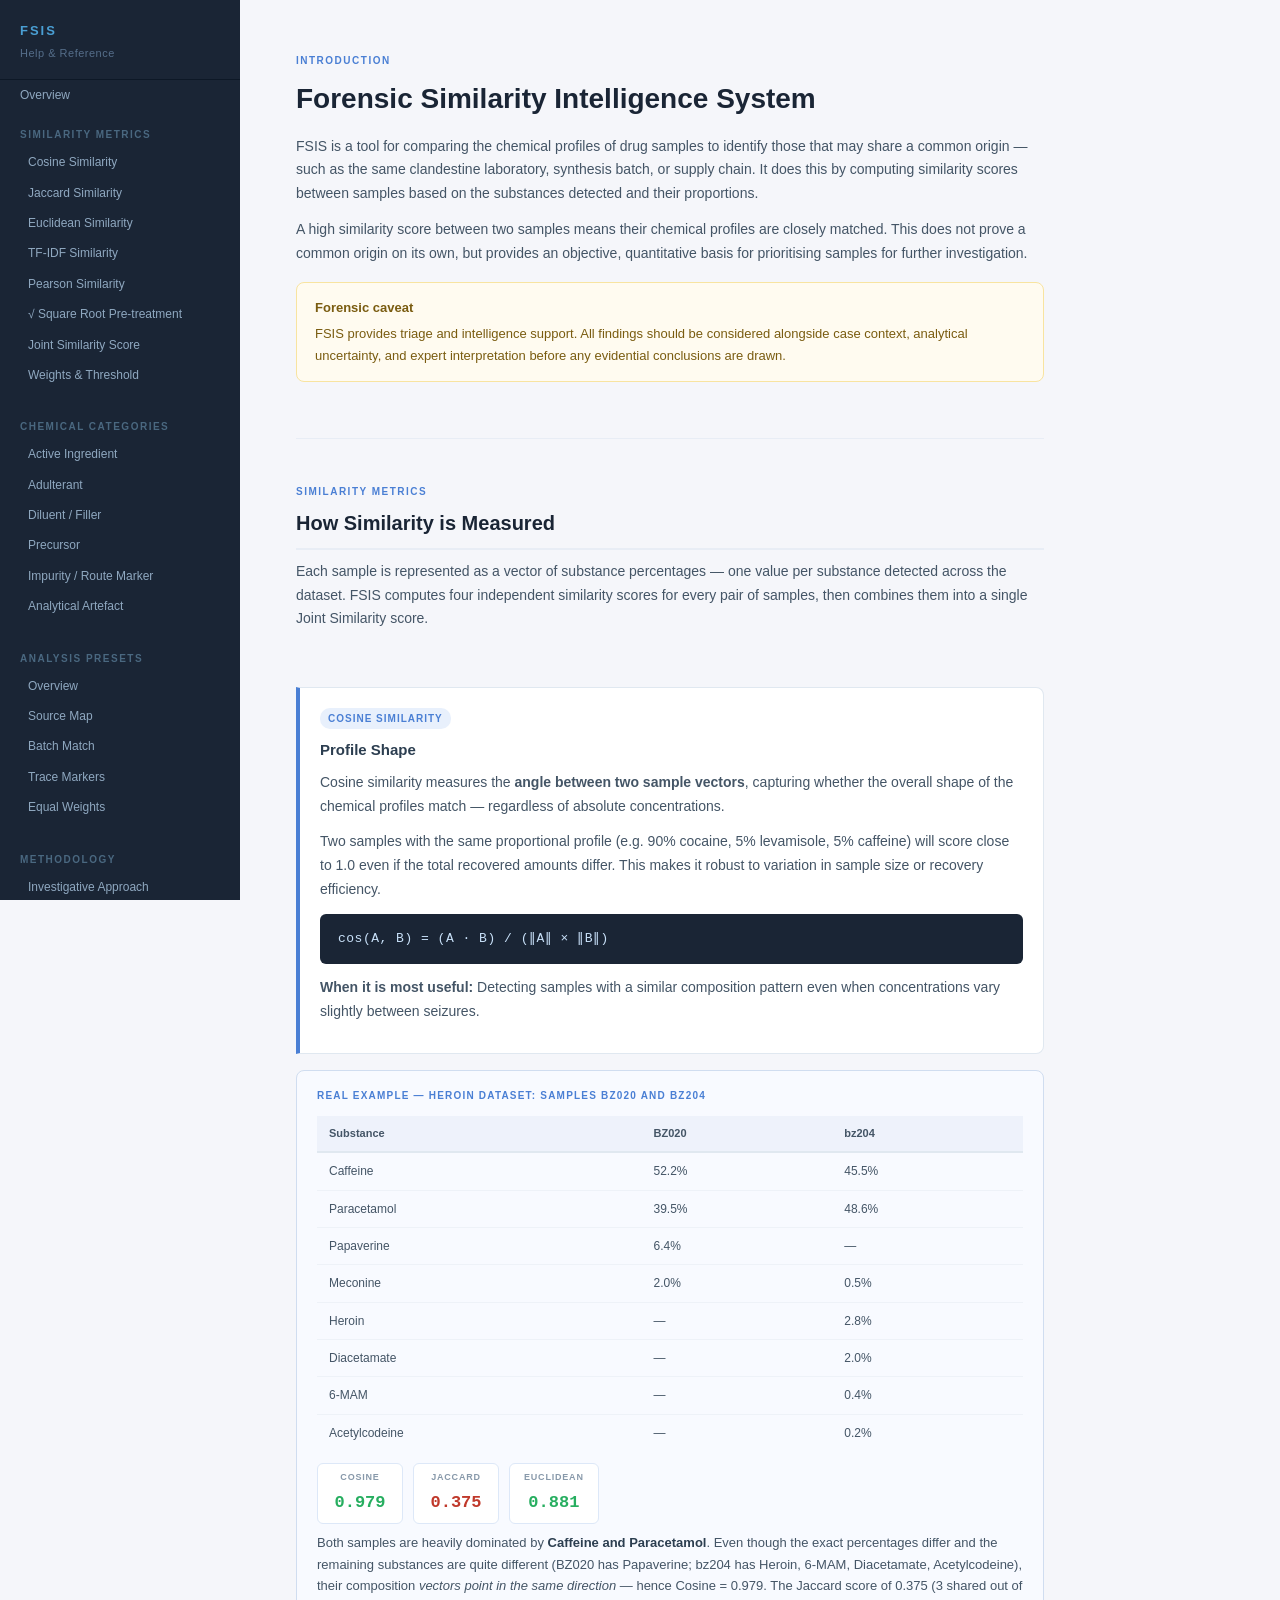
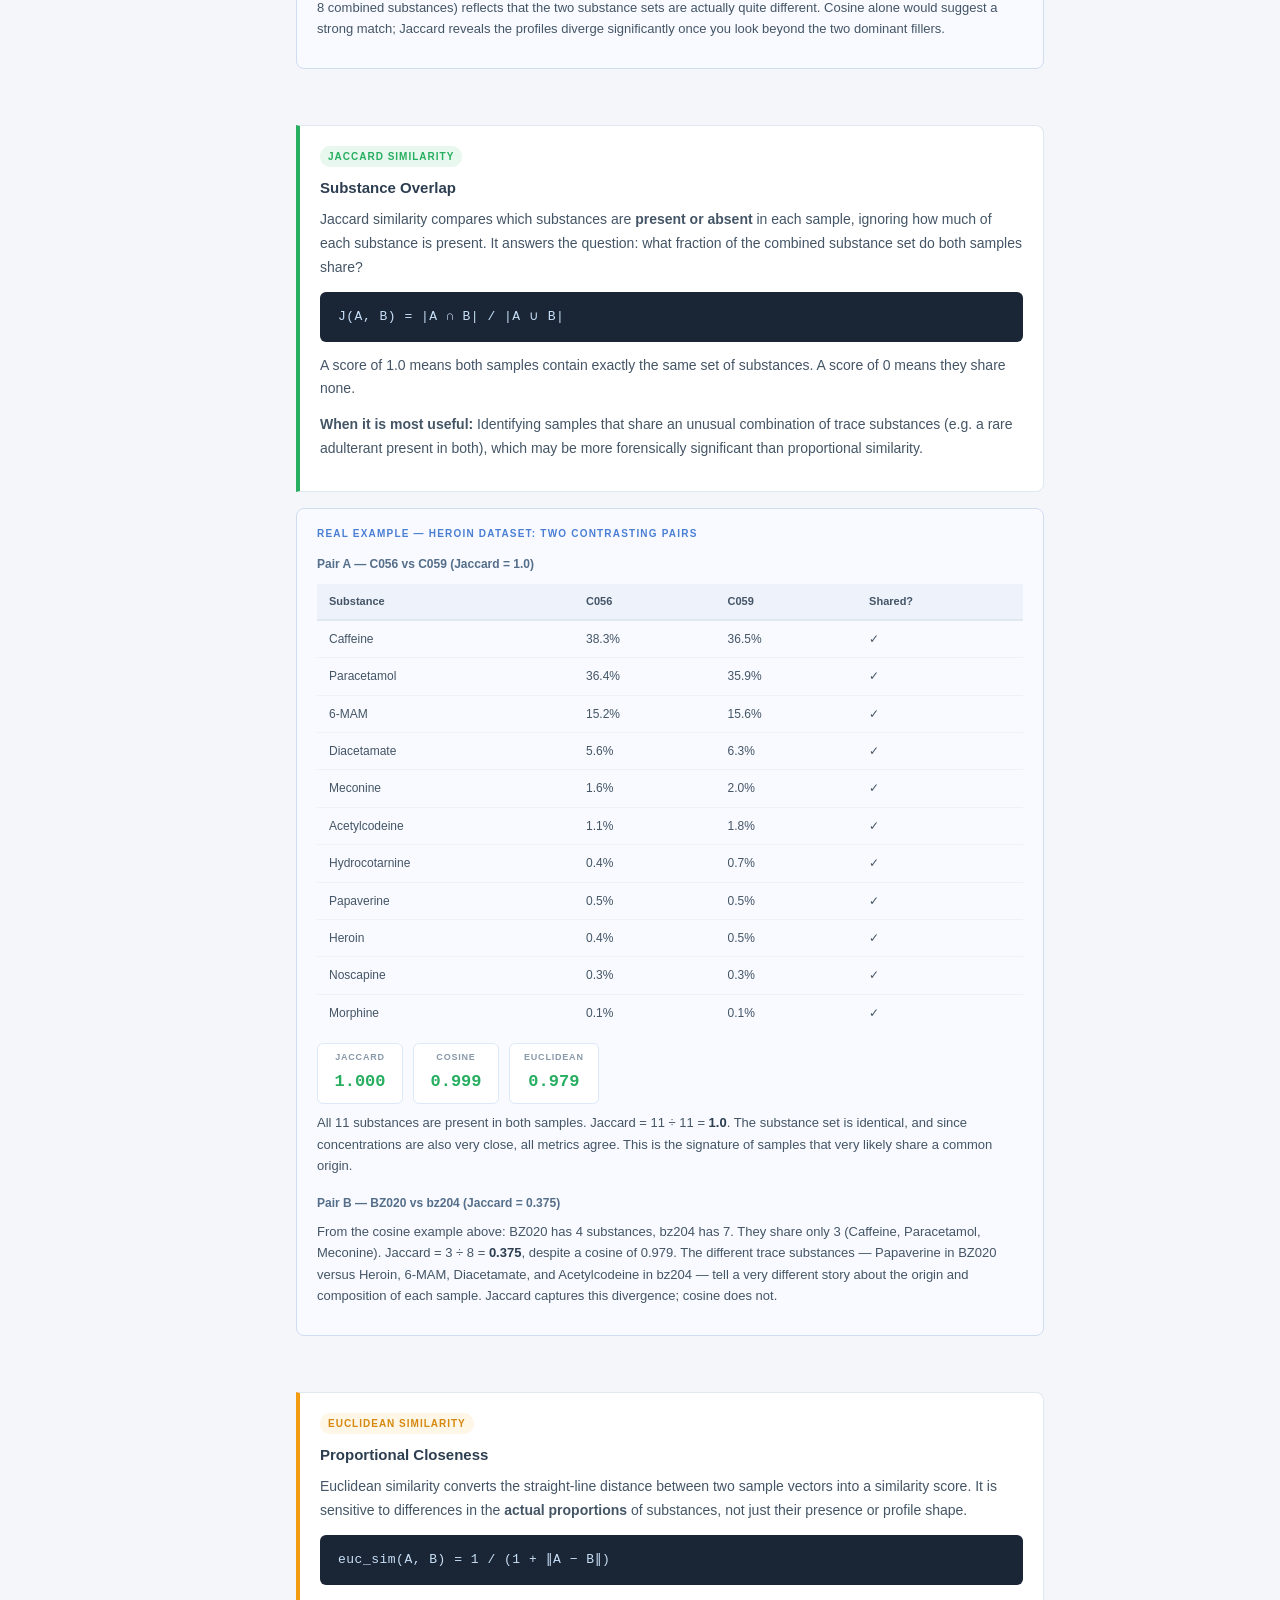
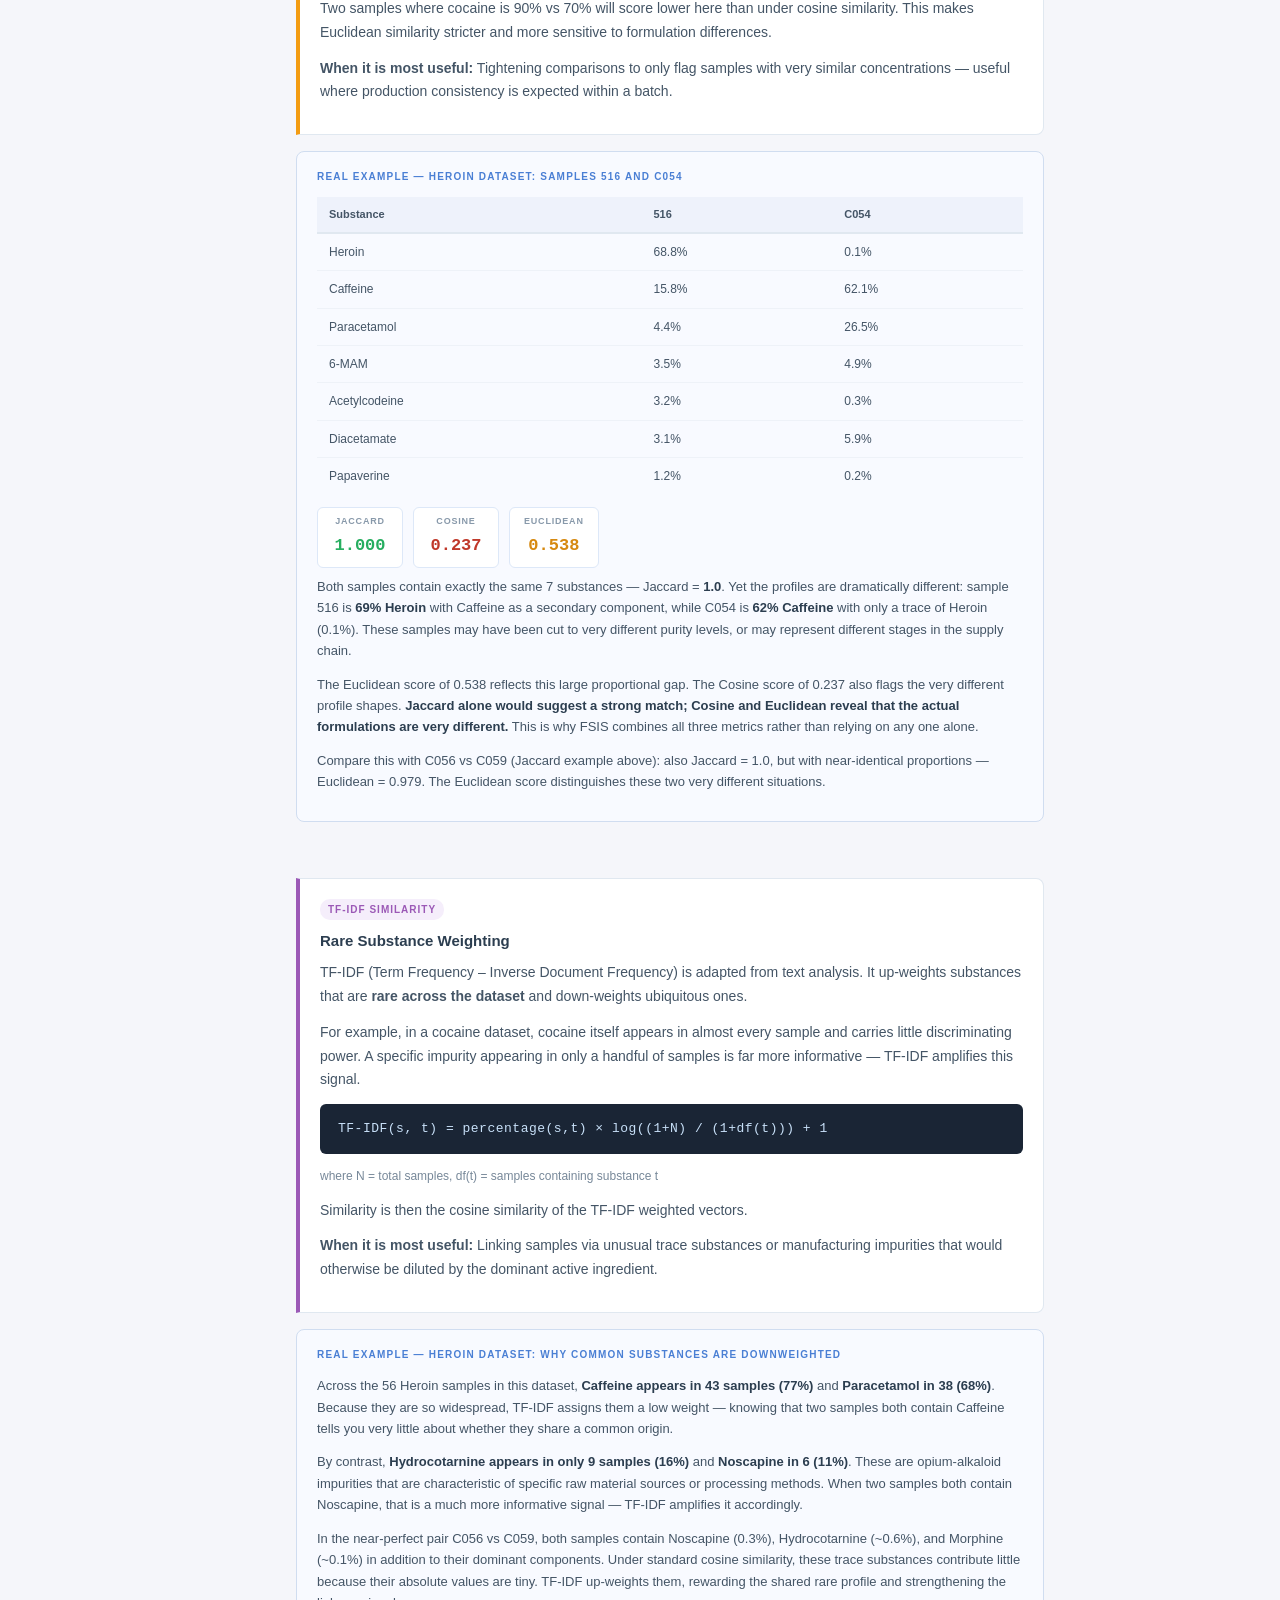
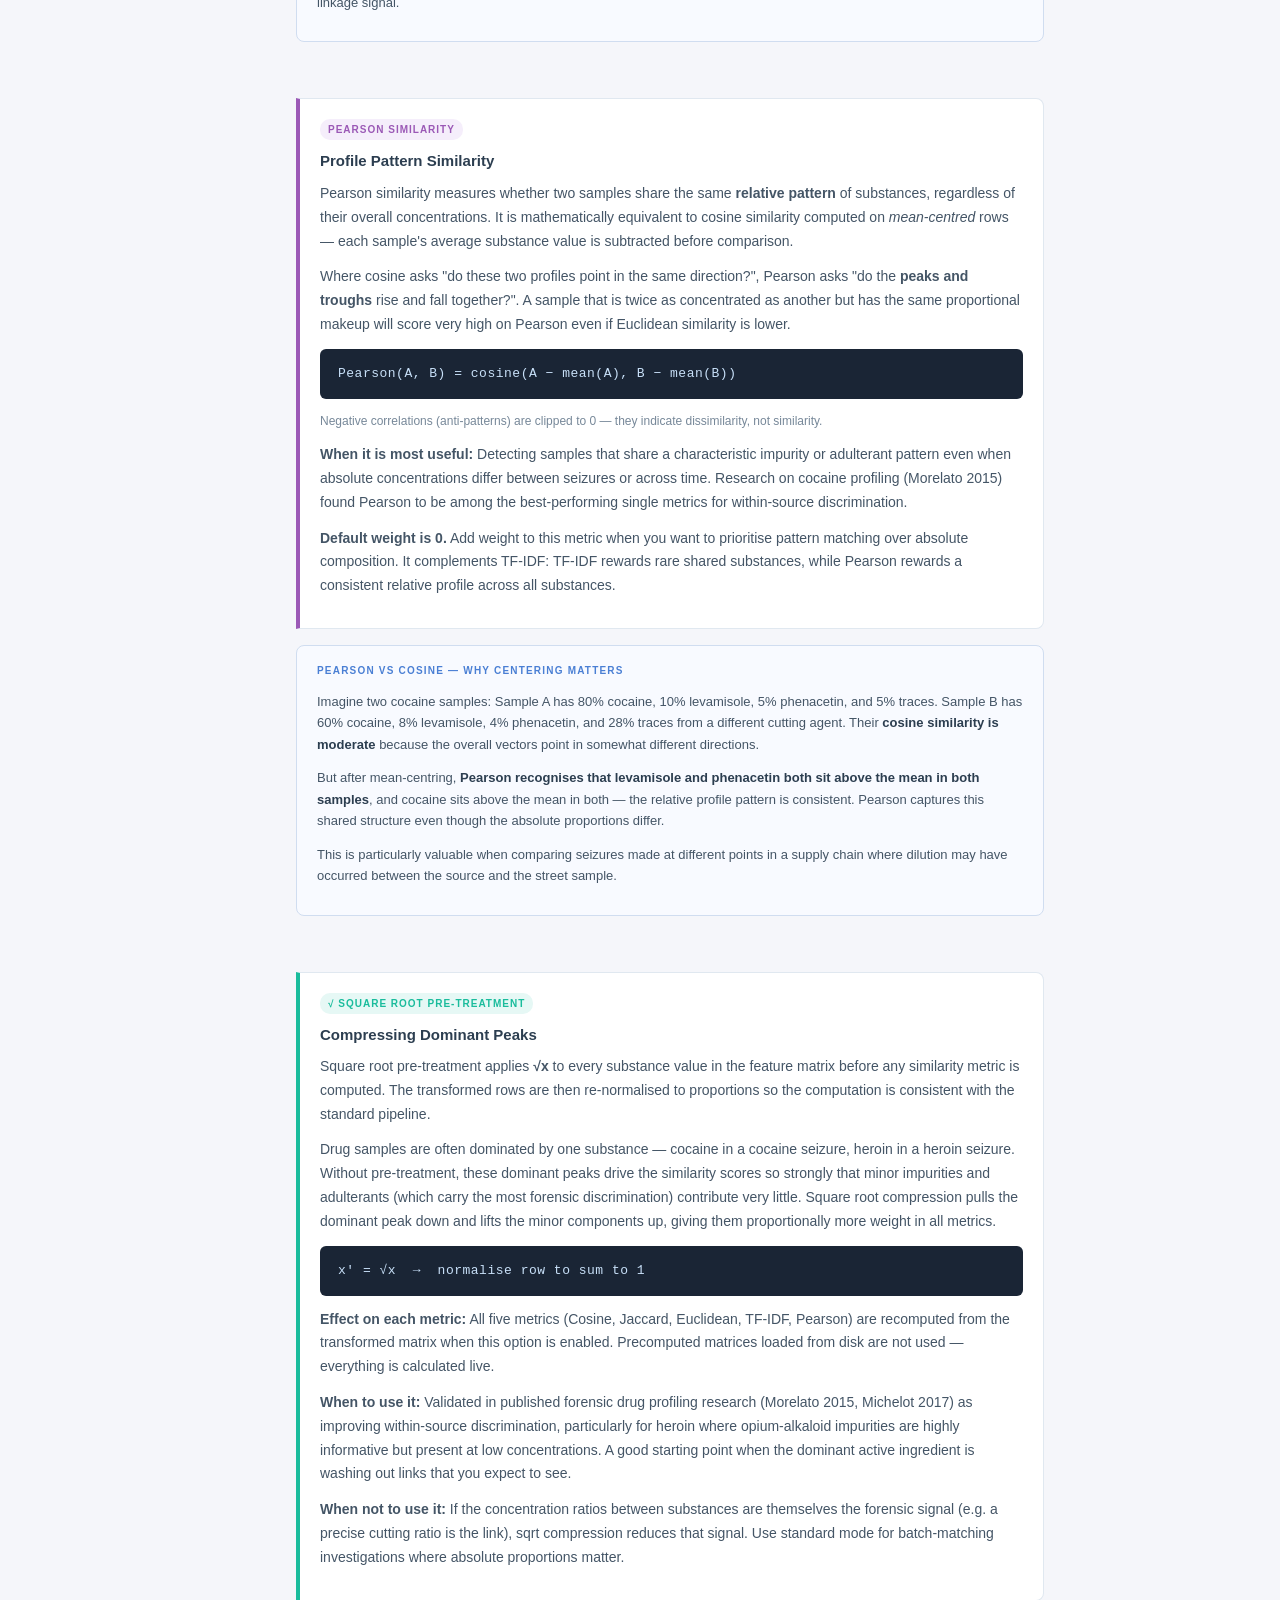
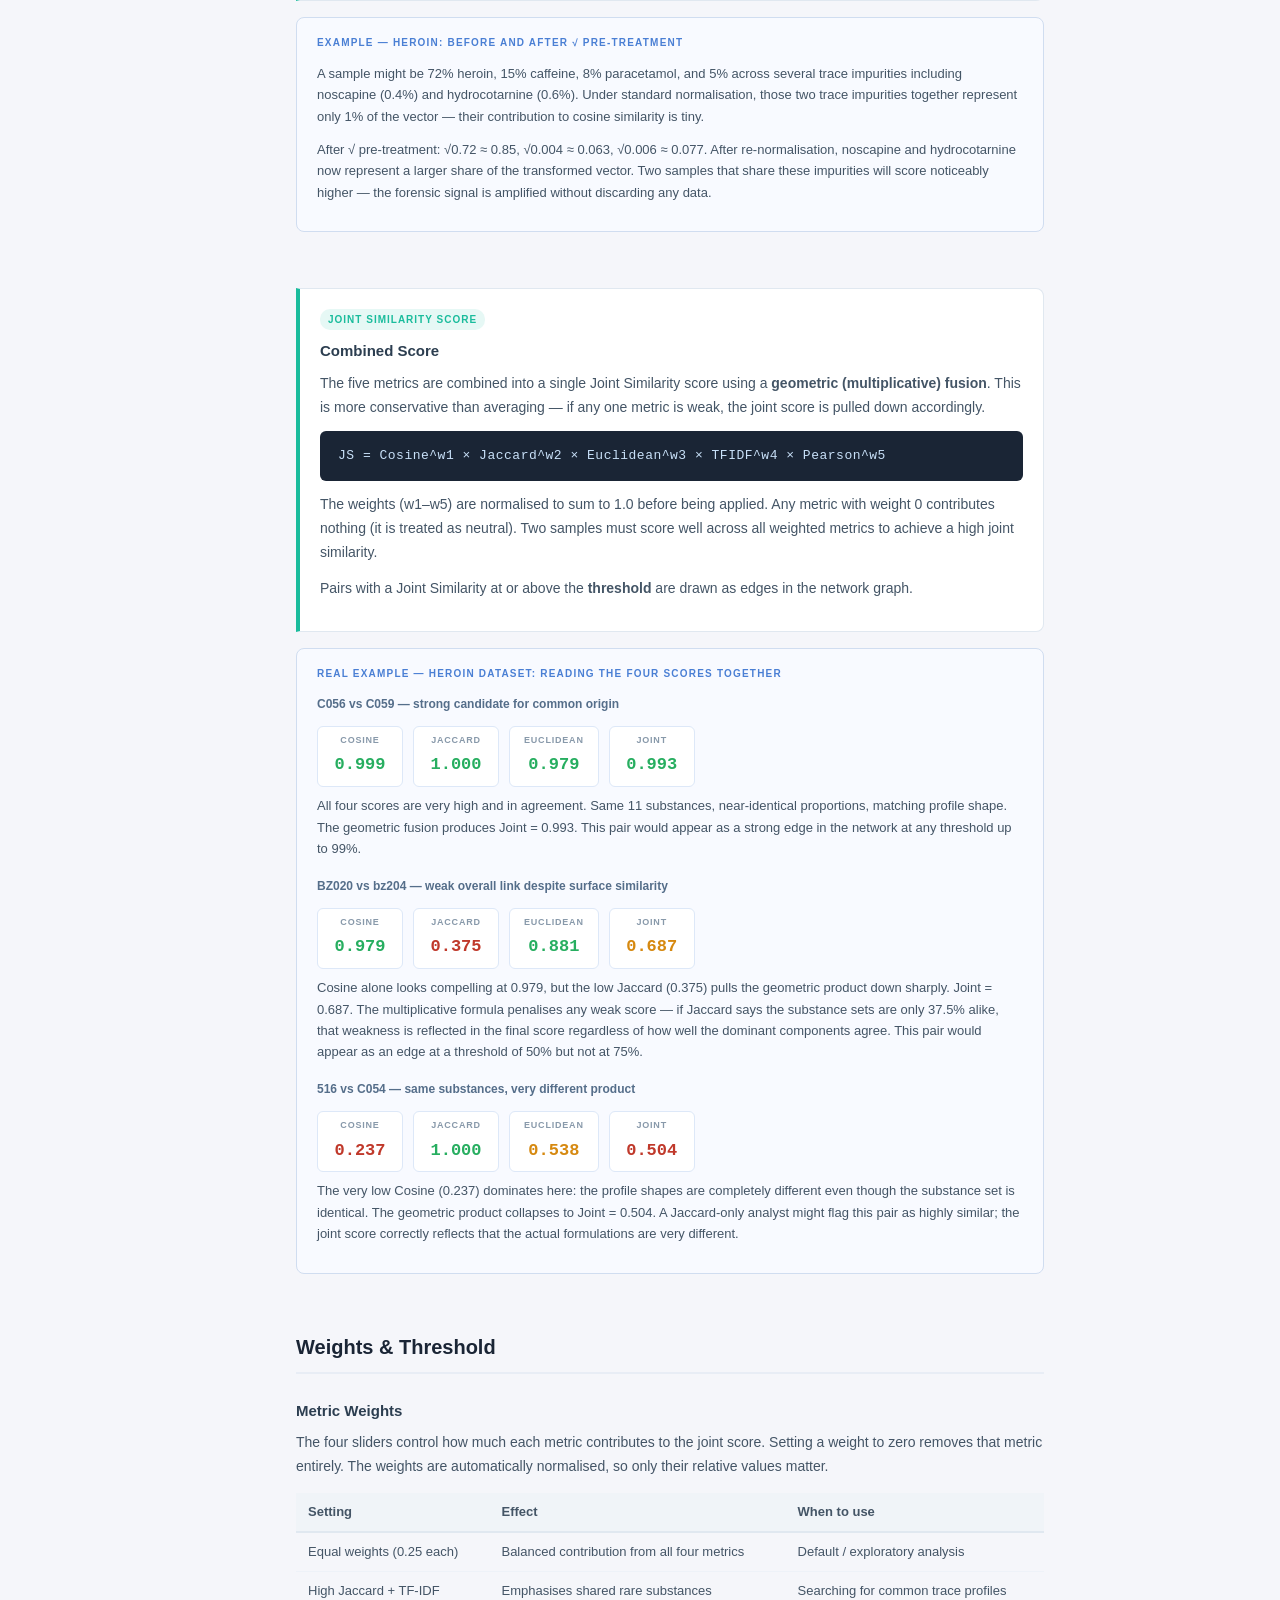
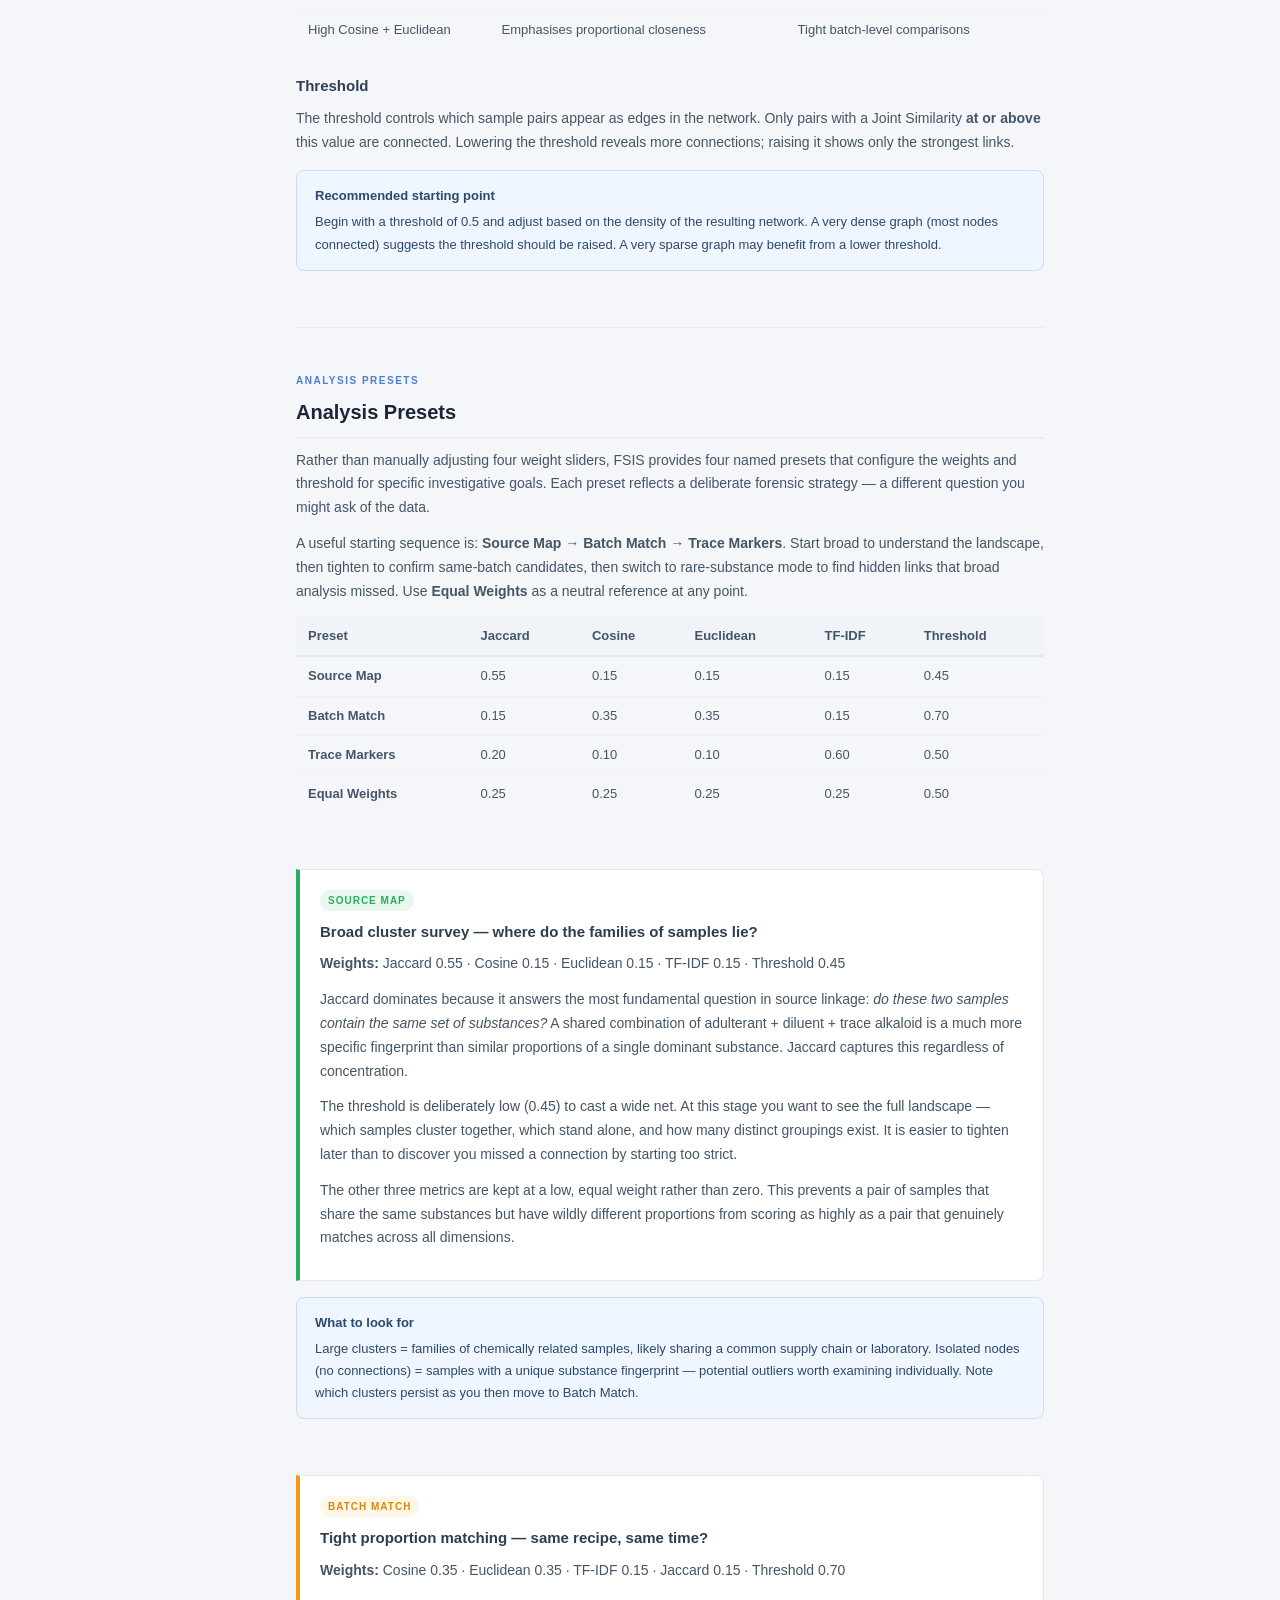
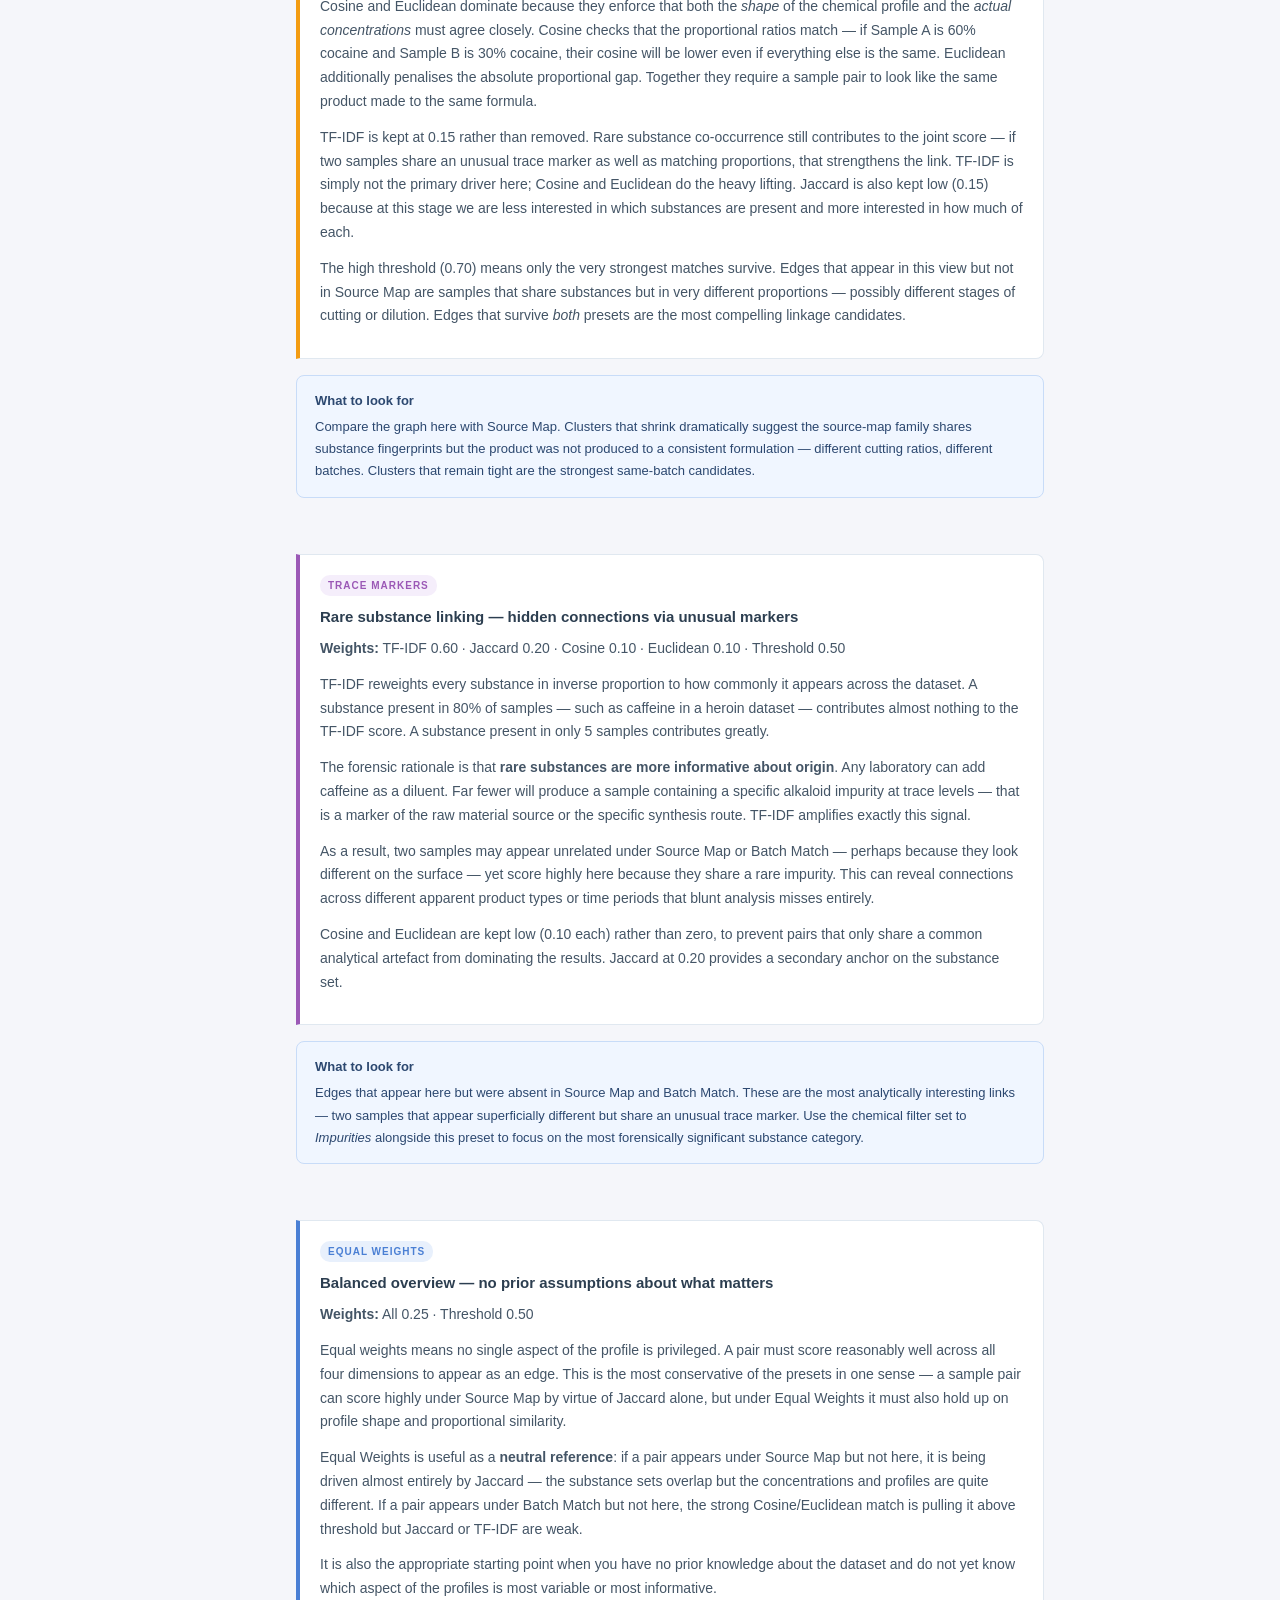
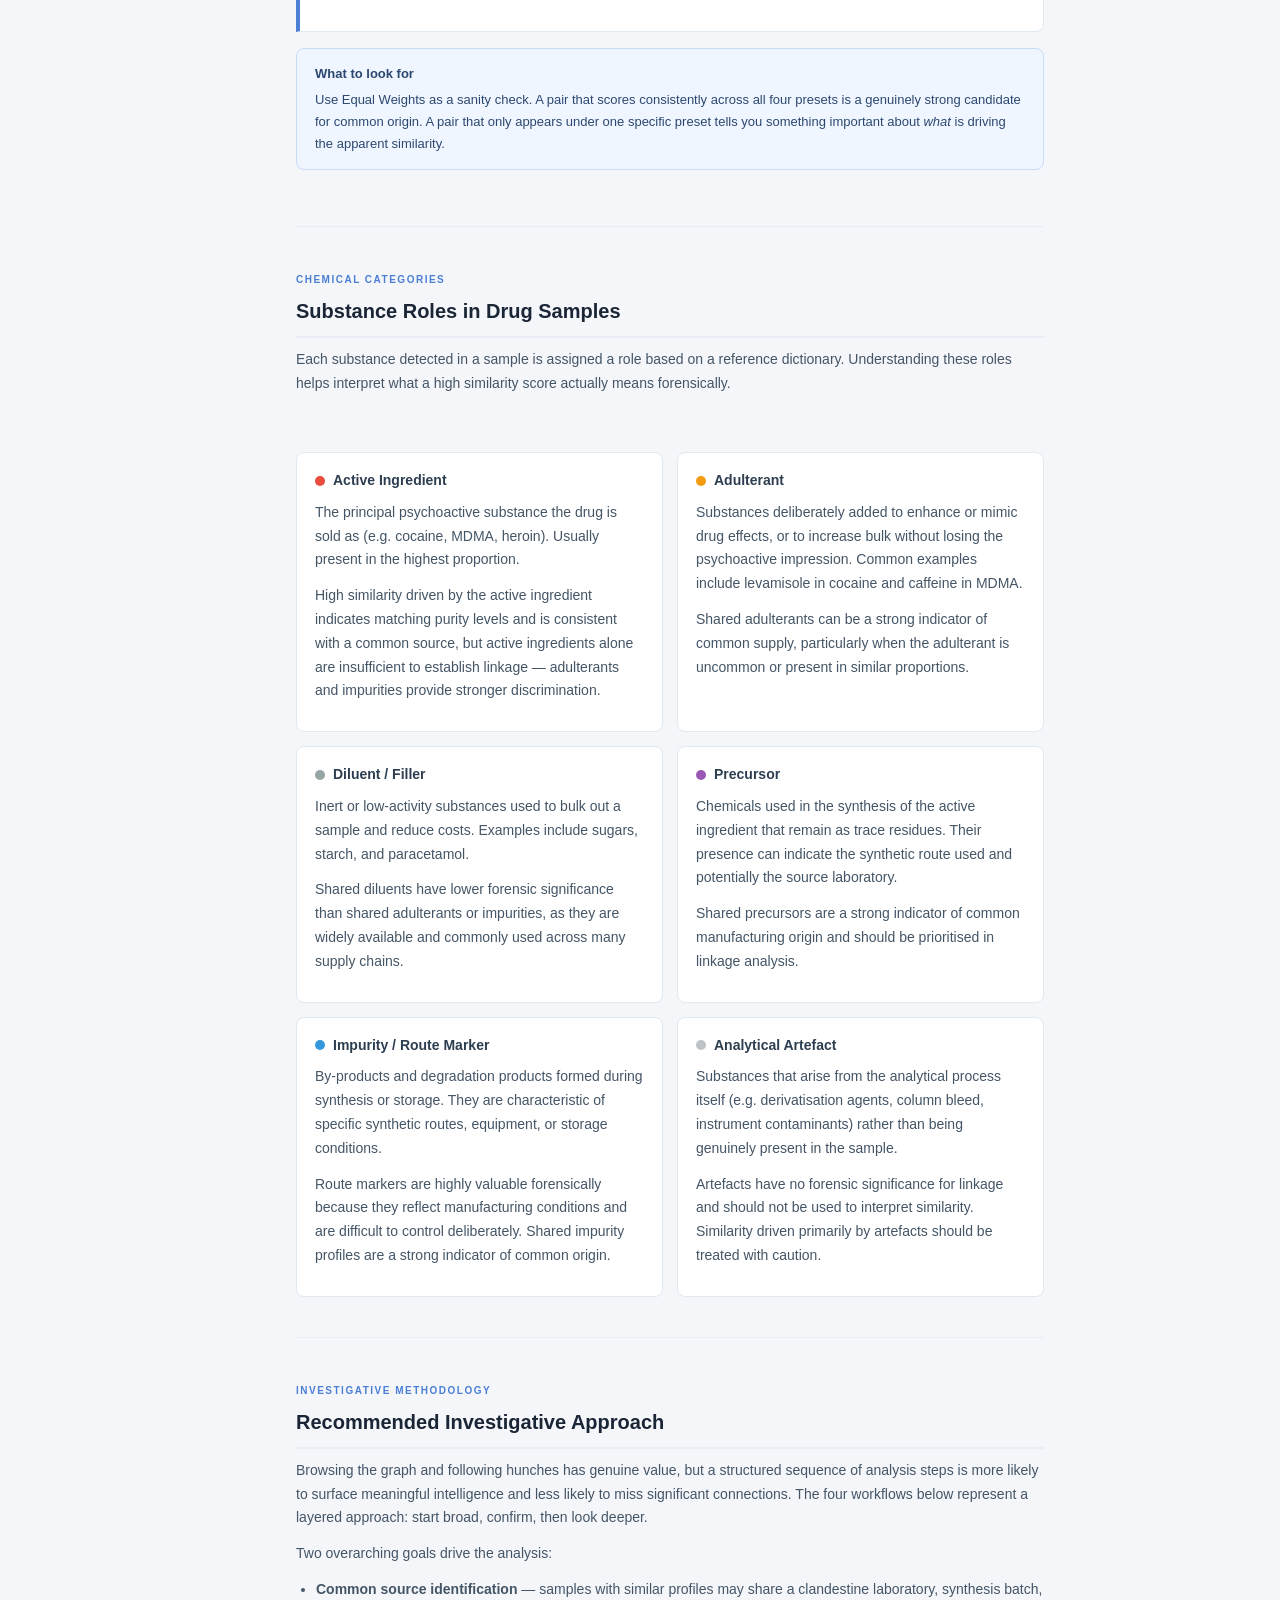
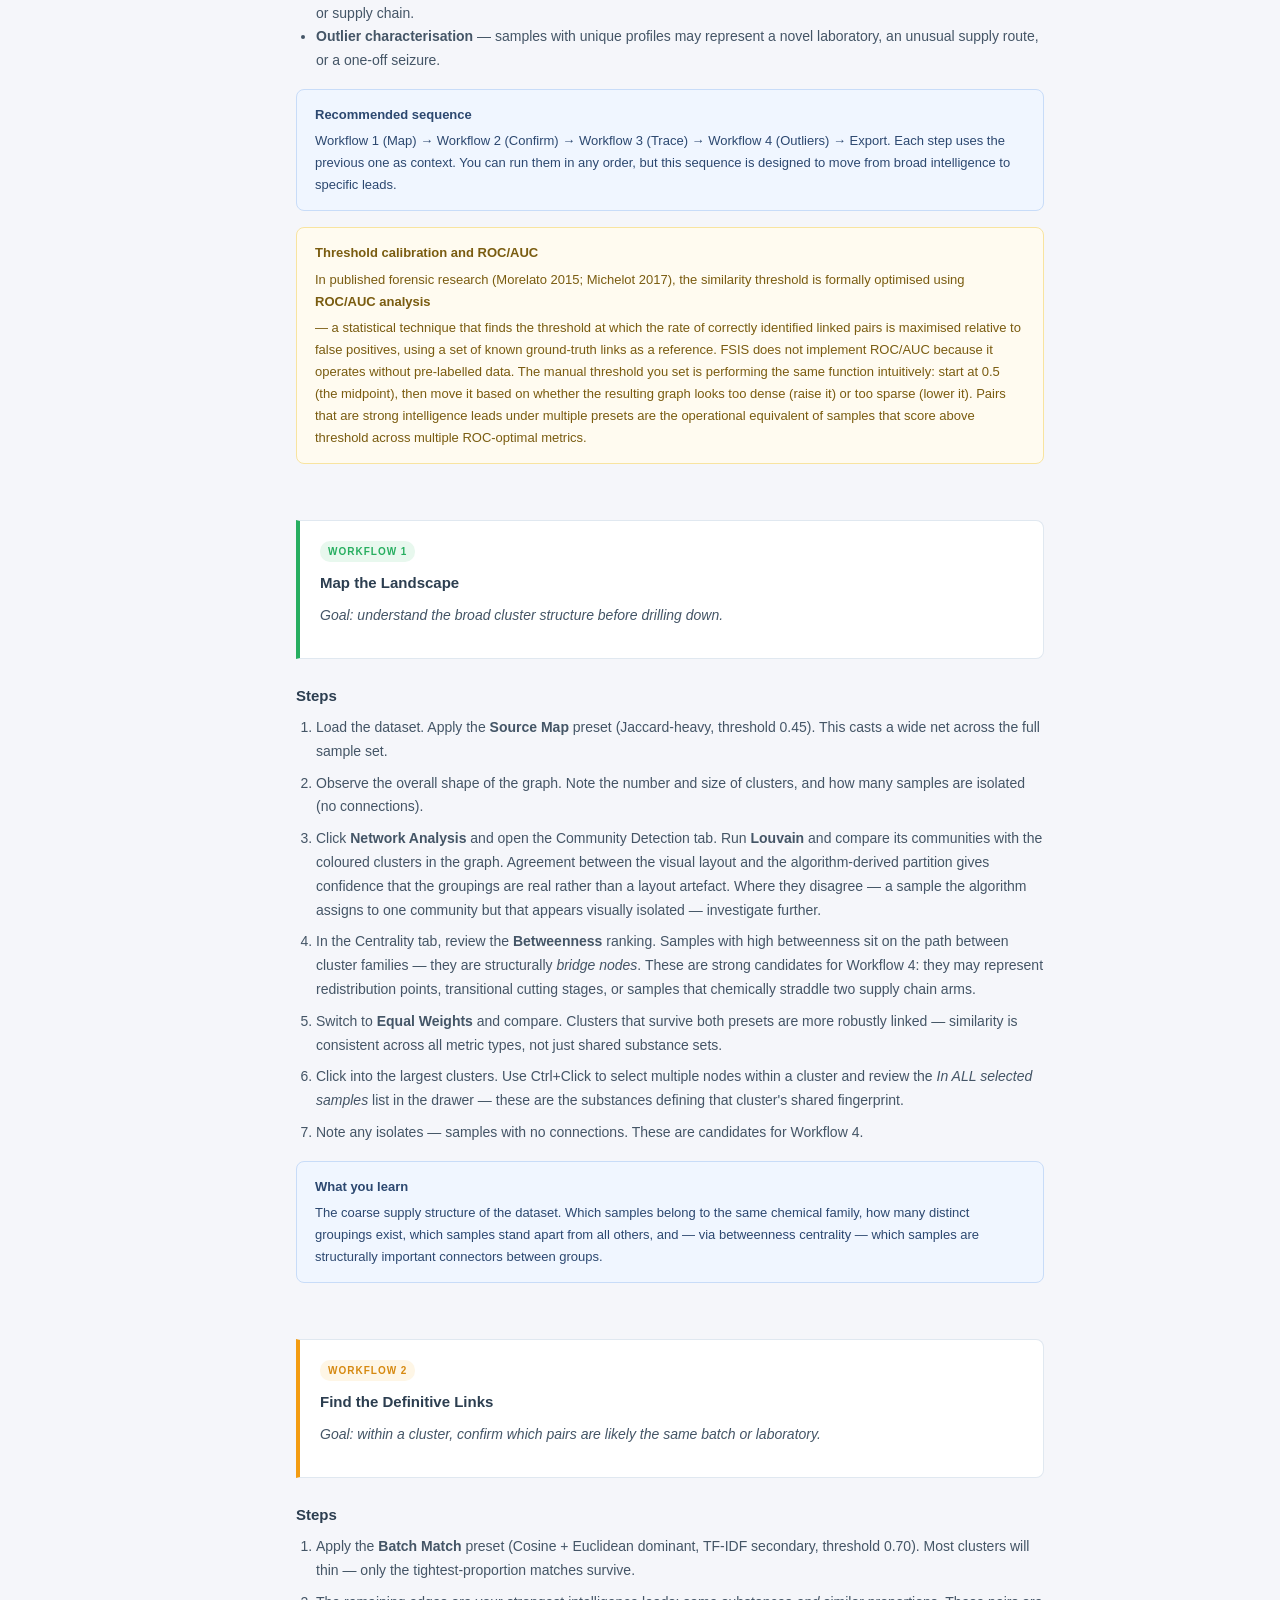
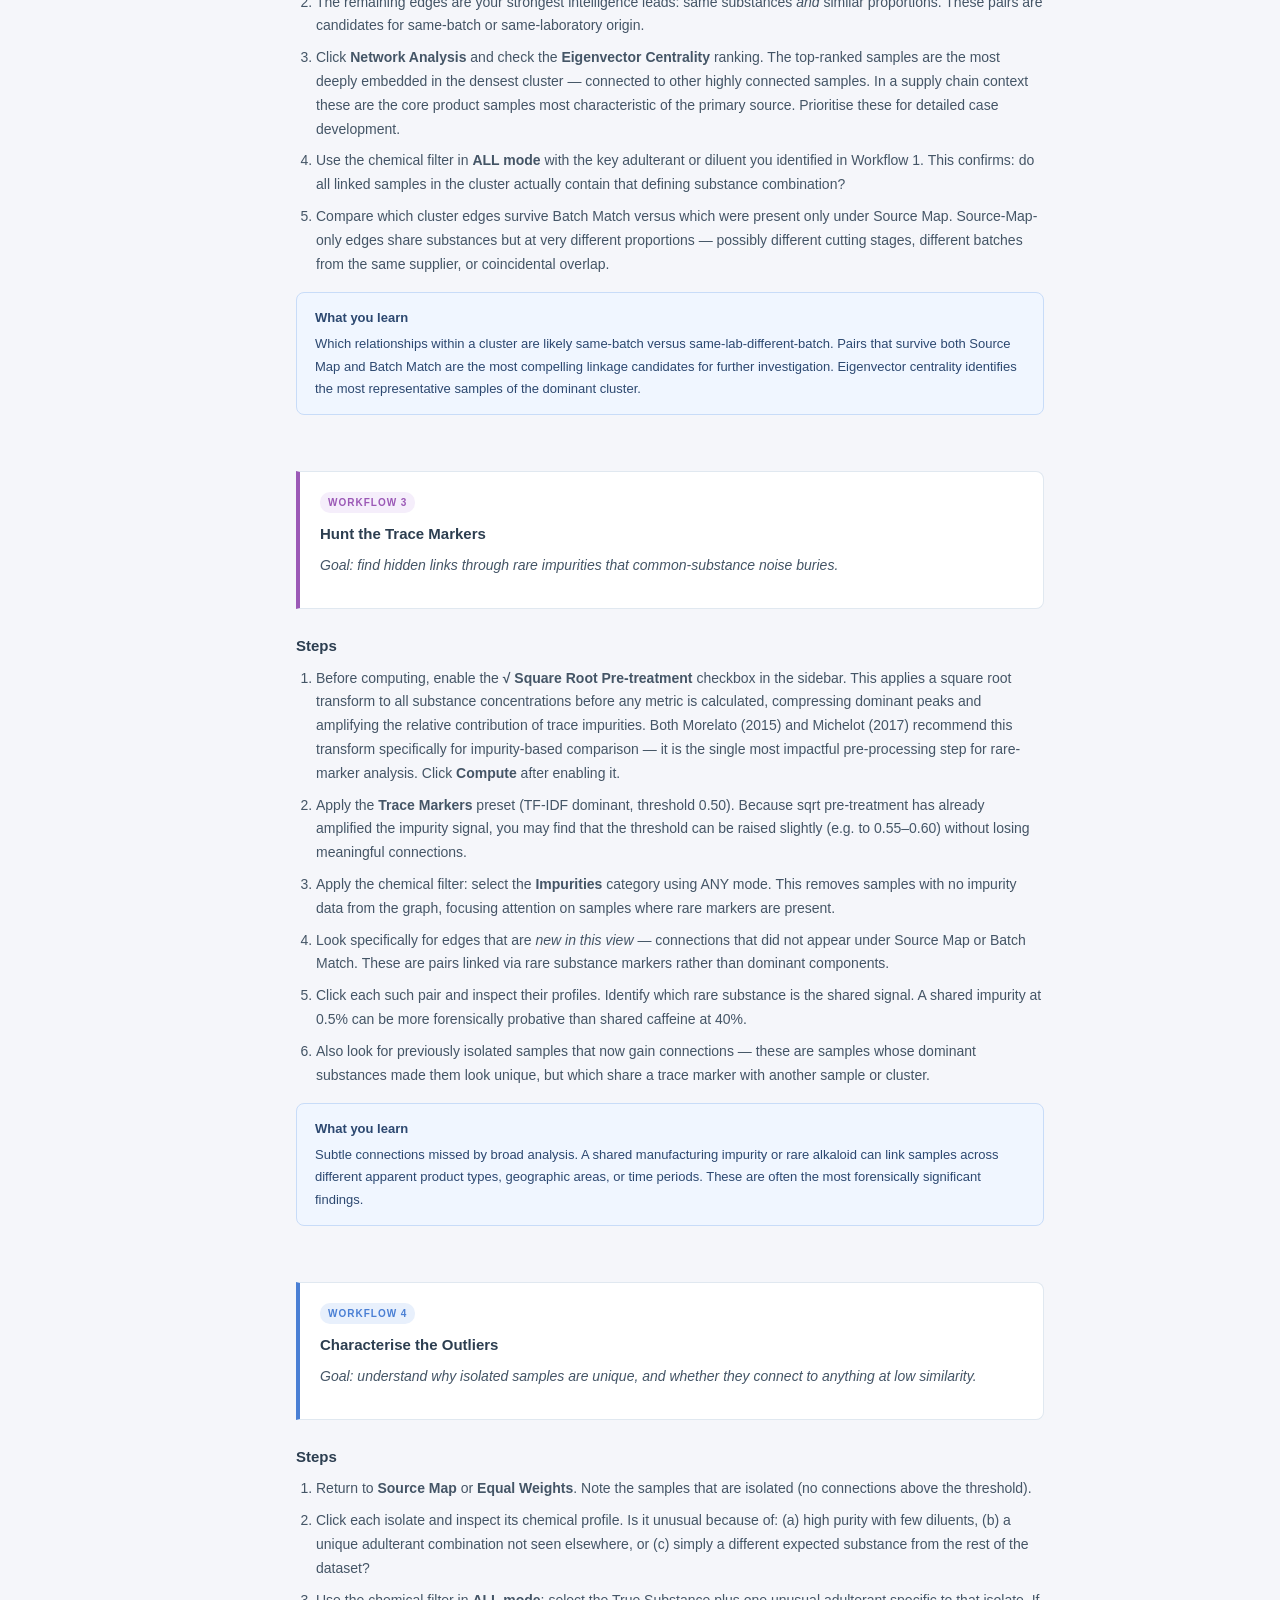
<file: web/static/help.html>
<!DOCTYPE html>
<html lang="en">
<head>
    <meta charset="UTF-8">
    <meta name="viewport" content="width=device-width, initial-scale=1.0">
    <title>FSIS Help — Forensic Similarity Intelligence System</title>
    <style>
        /* ── Reset & base ──────────────────────────────────────── */
        *, *::before, *::after { box-sizing: border-box; margin: 0; padding: 0; }

        body {
            font-family: -apple-system, BlinkMacSystemFont, "Segoe UI", Roboto, sans-serif;
            font-size: 14px;
            line-height: 1.7;
            color: #2c3e50;
            background: #f5f6fa;
        }

        a { color: #4a7fd4; text-decoration: none; }
        a:hover { text-decoration: underline; }

        /* ── Layout ────────────────────────────────────────────── */
        .page {
            display: grid;
            grid-template-columns: 240px 1fr;
            min-height: 100vh;
        }

        /* ── Sidebar nav ───────────────────────────────────────── */
        .nav {
            background: #1a2535;
            padding: 0;
            position: sticky;
            top: 0;
            height: 100vh;
            overflow-y: auto;
        }

        .nav-brand {
            padding: 20px 20px 16px;
            font-size: 13px;
            font-weight: 700;
            color: #4a9fd4;
            letter-spacing: 2px;
            border-bottom: 1px solid #0d1826;
        }

        .nav-brand span {
            display: block;
            font-size: 11px;
            font-weight: 400;
            color: #556e8a;
            letter-spacing: 0.5px;
            margin-top: 2px;
        }

        .nav-section {
            padding: 16px 20px 4px;
            font-size: 10px;
            font-weight: 700;
            color: #4a6880;
            letter-spacing: 1.5px;
            text-transform: uppercase;
        }

        .nav ul { list-style: none; padding-bottom: 12px; }

        .nav ul li a {
            display: block;
            padding: 5px 20px 5px 28px;
            font-size: 12px;
            color: #8fa8c0;
            transition: color 0.15s, background 0.15s;
        }

        .nav ul li a:hover,
        .nav ul li a.active {
            color: #c8d8e8;
            background: rgba(74,127,212,0.12);
            text-decoration: none;
        }

        .nav-top-link {
            display: block;
            padding: 5px 20px;
            font-size: 12px;
            color: #8fa8c0;
            transition: color 0.15s;
        }
        .nav-top-link:hover { color: #c8d8e8; text-decoration: none; }

        /* ── Main content ──────────────────────────────────────── */
        .content {
            padding: 48px 56px;
            max-width: 860px;
        }

        /* ── Section headings ──────────────────────────────────── */
        .section {
            margin-bottom: 56px;
            scroll-margin-top: 24px;
        }

        .section-tag {
            display: inline-block;
            font-size: 10px;
            font-weight: 700;
            letter-spacing: 1.5px;
            text-transform: uppercase;
            color: #4a7fd4;
            margin-bottom: 6px;
        }

        h1 {
            font-size: 28px;
            font-weight: 700;
            color: #1a2535;
            margin-bottom: 12px;
        }

        h2 {
            font-size: 20px;
            font-weight: 700;
            color: #1a2535;
            margin-bottom: 10px;
            padding-bottom: 8px;
            border-bottom: 2px solid #e8edf5;
        }

        h3 {
            font-size: 15px;
            font-weight: 700;
            color: #2c3e50;
            margin-top: 24px;
            margin-bottom: 8px;
        }

        p { margin-bottom: 12px; color: #445566; }

        /* ── Metric cards ──────────────────────────────────────── */
        .metric-card {
            background: white;
            border: 1px solid #e0e8f0;
            border-left: 4px solid #4a7fd4;
            border-radius: 0 8px 8px 0;
            padding: 18px 20px;
            margin-bottom: 16px;
        }

        .metric-card.green  { border-left-color: #27ae60; }
        .metric-card.orange { border-left-color: #f39c12; }
        .metric-card.purple { border-left-color: #9b59b6; }
        .metric-card.teal   { border-left-color: #1abc9c; }

        .metric-card h3 { margin-top: 0; }

        .metric-tag {
            display: inline-block;
            font-size: 10px;
            font-weight: 700;
            letter-spacing: 1px;
            text-transform: uppercase;
            padding: 2px 8px;
            border-radius: 10px;
            margin-bottom: 8px;
        }

        .tag-blue   { background: #e8f0fc; color: #4a7fd4; }
        .tag-green  { background: #e8f8ee; color: #27ae60; }
        .tag-orange { background: #fef6e6; color: #d68910; }
        .tag-purple { background: #f5eefb; color: #9b59b6; }
        .tag-teal   { background: #e6f8f5; color: #1abc9c; }

        /* ── Chemical category cards ───────────────────────────── */
        .chem-grid {
            display: grid;
            grid-template-columns: 1fr 1fr;
            gap: 14px;
            margin-top: 14px;
        }

        .chem-card {
            background: white;
            border: 1px solid #e0e8f0;
            border-radius: 8px;
            padding: 16px 18px;
        }

        .chem-card h3 {
            margin-top: 0;
            font-size: 14px;
            display: flex;
            align-items: center;
            gap: 8px;
        }

        .chem-dot {
            width: 10px;
            height: 10px;
            border-radius: 50%;
            flex-shrink: 0;
        }

        .dot-active    { background: #e74c3c; }
        .dot-adulterant{ background: #f39c12; }
        .dot-diluent   { background: #95a5a6; }
        .dot-precursor { background: #9b59b6; }
        .dot-impurity  { background: #3498db; }
        .dot-artefact  { background: #bdc3c7; }

        /* ── Info boxes ────────────────────────────────────────── */
        .info-box {
            background: #f0f6ff;
            border: 1px solid #c8dcf8;
            border-radius: 8px;
            padding: 14px 18px;
            margin: 16px 0;
            font-size: 13px;
            color: #2c4870;
        }

        .info-box.warning {
            background: #fffbf0;
            border-color: #f8e4a0;
            color: #7a5c10;
        }

        .info-box strong { display: block; margin-bottom: 4px; }

        /* ── Formula ───────────────────────────────────────────── */
        .formula {
            background: #1a2535;
            color: #c8e0f8;
            font-family: "Courier New", monospace;
            font-size: 13px;
            padding: 14px 18px;
            border-radius: 6px;
            margin: 12px 0;
            letter-spacing: 0.5px;
        }

        /* ── Table ─────────────────────────────────────────────── */
        table {
            width: 100%;
            border-collapse: collapse;
            margin: 14px 0;
            font-size: 13px;
        }

        th {
            background: #f0f4f8;
            padding: 8px 12px;
            text-align: left;
            font-weight: 700;
            color: #445566;
            border-bottom: 2px solid #e0e8f0;
        }

        td {
            padding: 8px 12px;
            border-bottom: 1px solid #eef2f8;
            color: #445566;
        }

        tr:last-child td { border-bottom: none; }
        tr:hover td { background: #f8fafc; }

        /* ── Divider ───────────────────────────────────────────── */
        .divider {
            border: none;
            border-top: 1px solid #e8edf5;
            margin: 40px 0;
        }

        /* ── Scroll highlight ──────────────────────────────────── */
        :target { animation: highlight 1.5s ease; }
        @keyframes highlight {
            0%   { background: #fff8e1; }
            100% { background: transparent; }
        }

        /* ── Real-data example boxes ───────────────────────────── */
        .example-box {
            background: #f8faff;
            border: 1px solid #d0ddf0;
            border-radius: 8px;
            padding: 16px 20px;
            margin-top: 16px;
            font-size: 13px;
        }

        .example-title {
            font-size: 10px;
            font-weight: 700;
            text-transform: uppercase;
            letter-spacing: 1.2px;
            color: #4a7fd4;
            margin-bottom: 12px;
        }

        .example-box table {
            font-size: 12px;
            margin: 10px 0;
        }

        .example-box th {
            background: #eef2fb;
            font-size: 11px;
        }

        .score-row {
            display: flex;
            gap: 10px;
            flex-wrap: wrap;
            margin: 12px 0 8px;
        }

        .score-badge {
            display: inline-flex;
            flex-direction: column;
            align-items: center;
            background: white;
            border: 1px solid #dde8f8;
            border-radius: 6px;
            padding: 6px 14px;
            min-width: 86px;
        }

        .score-label {
            font-size: 9px;
            font-weight: 700;
            text-transform: uppercase;
            letter-spacing: 0.8px;
            color: #8899aa;
            margin-bottom: 3px;
        }

        .score-value {
            font-size: 17px;
            font-weight: 700;
            font-family: "Courier New", monospace;
            color: #1a2535;
        }

        .score-value.high { color: #27ae60; }
        .score-value.mid  { color: #d68910; }
        .score-value.low  { color: #c0392b; }

        .example-note {
            color: #445566;
            line-height: 1.65;
            margin-top: 6px;
            font-size: 13px;
        }

        .example-note strong { color: #2c3e50; }
    </style>
</head>
<body>

<div class="page">

    <!-- ── Navigation ─────────────────────────────────────────── -->
    <nav class="nav">
        <div class="nav-brand">FSIS <span>Help &amp; Reference</span></div>

        <a class="nav-top-link" href="#overview">Overview</a>

        <div class="nav-section">Similarity Metrics</div>
        <ul>
            <li><a href="#metric-cosine">Cosine Similarity</a></li>
            <li><a href="#metric-jaccard">Jaccard Similarity</a></li>
            <li><a href="#metric-euclidean">Euclidean Similarity</a></li>
            <li><a href="#metric-tfidf">TF-IDF Similarity</a></li>
            <li><a href="#metric-pearson">Pearson Similarity</a></li>
            <li><a href="#pretreatment-sqrt">√ Square Root Pre-treatment</a></li>
            <li><a href="#metric-joint">Joint Similarity Score</a></li>
            <li><a href="#metric-weights">Weights &amp; Threshold</a></li>
        </ul>

        <div class="nav-section">Chemical Categories</div>
        <ul>
            <li><a href="#chem-active">Active Ingredient</a></li>
            <li><a href="#chem-adulterant">Adulterant</a></li>
            <li><a href="#chem-diluent">Diluent / Filler</a></li>
            <li><a href="#chem-precursor">Precursor</a></li>
            <li><a href="#chem-impurity">Impurity / Route Marker</a></li>
            <li><a href="#chem-artefact">Analytical Artefact</a></li>
        </ul>

        <div class="nav-section">Analysis Presets</div>
        <ul>
            <li><a href="#preset-overview">Overview</a></li>
            <li><a href="#preset-survey">Source Map</a></li>
            <li><a href="#preset-batch">Batch Match</a></li>
            <li><a href="#preset-trace">Trace Markers</a></li>
            <li><a href="#preset-equal">Equal Weights</a></li>
        </ul>

        <div class="nav-section">Methodology</div>
        <ul>
            <li><a href="#method-overview">Investigative Approach</a></li>
            <li><a href="#method-1">1. Map the Landscape</a></li>
            <li><a href="#method-2">2. Find Definitive Links</a></li>
            <li><a href="#method-3">3. Hunt Trace Markers</a></li>
            <li><a href="#method-4">4. Characterise Outliers</a></li>
            <li><a href="#method-filters">Chemical Filter Order</a></li>
            <li><a href="#method-export">5. Export &amp; Further Analysis</a></li>
        </ul>

        <div class="nav-section">Using the App</div>
        <ul>
            <li><a href="#using-graph">Network Graph</a></li>
            <li><a href="#using-node">Inspecting a Sample</a></li>
            <li><a href="#using-compare">Comparing Samples</a></li>
            <li><a href="#using-interpret">Interpreting Results</a></li>
            <li><a href="#using-network-analysis">Network Analysis</a></li>
            <li><a href="#using-export-graphml">GraphML Export</a></li>
            <li><a href="#using-analytics">Analytics Overview</a></li>
            <li><a href="#using-analytics-metrics">Metric Comparison</a></li>
            <li><a href="#using-analytics-sweep">Threshold Sweep</a></li>
            <li><a href="#using-analytics-clusters">Cluster Profiles</a></li>
            <li><a href="#using-analytics-timeline">Timeline</a></li>
        </ul>
    </nav>

    <!-- ── Content ────────────────────────────────────────────── -->
    <main class="content">

        <!-- Overview -->
        <section class="section" id="overview">
            <span class="section-tag">Introduction</span>
            <h1>Forensic Similarity Intelligence System</h1>
            <p>
                FSIS is a tool for comparing the chemical profiles of drug samples to identify
                those that may share a common origin — such as the same clandestine laboratory,
                synthesis batch, or supply chain. It does this by computing similarity scores
                between samples based on the substances detected and their proportions.
            </p>
            <p>
                A high similarity score between two samples means their chemical profiles are
                closely matched. This does not prove a common origin on its own, but provides
                an objective, quantitative basis for prioritising samples for further
                investigation.
            </p>
            <div class="info-box warning">
                <strong>Forensic caveat</strong>
                FSIS provides triage and intelligence support. All findings should be
                considered alongside case context, analytical uncertainty, and expert
                interpretation before any evidential conclusions are drawn.
            </div>
        </section>

        <hr class="divider">

        <!-- ── Similarity Metrics ─────────────────────────────── -->
        <section class="section" id="metrics">
            <span class="section-tag">Similarity Metrics</span>
            <h2>How Similarity is Measured</h2>
            <p>
                Each sample is represented as a vector of substance percentages — one value
                per substance detected across the dataset. FSIS computes four independent
                similarity scores for every pair of samples, then combines them into a single
                Joint Similarity score.
            </p>
        </section>

        <section class="section" id="metric-cosine">
            <div class="metric-card">
                <span class="metric-tag tag-blue">Cosine Similarity</span>
                <h3>Profile Shape</h3>
                <p>
                    Cosine similarity measures the <strong>angle between two sample vectors</strong>,
                    capturing whether the overall shape of the chemical profiles match —
                    regardless of absolute concentrations.
                </p>
                <p>
                    Two samples with the same proportional profile (e.g. 90% cocaine, 5%
                    levamisole, 5% caffeine) will score close to 1.0 even if the total
                    recovered amounts differ. This makes it robust to variation in sample
                    size or recovery efficiency.
                </p>
                <div class="formula">
                    cos(A, B) = (A · B) / (‖A‖ × ‖B‖)
                </div>
                <p>
                    <strong>When it is most useful:</strong> Detecting samples with a similar
                    composition pattern even when concentrations vary slightly between seizures.
                </p>
            </div>

            <div class="example-box">
                <div class="example-title">Real example — Heroin dataset: samples BZ020 and bz204</div>
                <table>
                    <thead><tr><th>Substance</th><th>BZ020</th><th>bz204</th></tr></thead>
                    <tbody>
                        <tr><td>Caffeine</td><td>52.2%</td><td>45.5%</td></tr>
                        <tr><td>Paracetamol</td><td>39.5%</td><td>48.6%</td></tr>
                        <tr><td>Papaverine</td><td>6.4%</td><td>—</td></tr>
                        <tr><td>Meconine</td><td>2.0%</td><td>0.5%</td></tr>
                        <tr><td>Heroin</td><td>—</td><td>2.8%</td></tr>
                        <tr><td>Diacetamate</td><td>—</td><td>2.0%</td></tr>
                        <tr><td>6-MAM</td><td>—</td><td>0.4%</td></tr>
                        <tr><td>Acetylcodeine</td><td>—</td><td>0.2%</td></tr>
                    </tbody>
                </table>
                <div class="score-row">
                    <div class="score-badge"><span class="score-label">Cosine</span><span class="score-value high">0.979</span></div>
                    <div class="score-badge"><span class="score-label">Jaccard</span><span class="score-value low">0.375</span></div>
                    <div class="score-badge"><span class="score-label">Euclidean</span><span class="score-value high">0.881</span></div>
                </div>
                <p class="example-note">
                    Both samples are heavily dominated by <strong>Caffeine and Paracetamol</strong>. Even though
                    the exact percentages differ and the remaining substances are quite different (BZ020 has Papaverine;
                    bz204 has Heroin, 6-MAM, Diacetamate, Acetylcodeine), their composition <em>vectors point in the
                    same direction</em> — hence Cosine = 0.979.
                    The Jaccard score of 0.375 (3 shared out of 8 combined substances) reflects that the two substance
                    sets are actually quite different. Cosine alone would suggest a strong match; Jaccard reveals the
                    profiles diverge significantly once you look beyond the two dominant fillers.
                </p>
            </div>
        </section>

        <section class="section" id="metric-jaccard">
            <div class="metric-card green">
                <span class="metric-tag tag-green">Jaccard Similarity</span>
                <h3>Substance Overlap</h3>
                <p>
                    Jaccard similarity compares which substances are <strong>present or absent</strong>
                    in each sample, ignoring how much of each substance is present. It answers
                    the question: what fraction of the combined substance set do both samples share?
                </p>
                <div class="formula">
                    J(A, B) = |A ∩ B| / |A ∪ B|
                </div>
                <p>
                    A score of 1.0 means both samples contain exactly the same set of substances.
                    A score of 0 means they share none.
                </p>
                <p>
                    <strong>When it is most useful:</strong> Identifying samples that share
                    an unusual combination of trace substances (e.g. a rare adulterant present
                    in both), which may be more forensically significant than proportional similarity.
                </p>
            </div>

            <div class="example-box">
                <div class="example-title">Real example — Heroin dataset: two contrasting pairs</div>
                <p style="font-size:12px; color:#556e8a; margin-bottom:8px; font-weight:600;">Pair A — C056 vs C059 (Jaccard = 1.0)</p>
                <table>
                    <thead><tr><th>Substance</th><th>C056</th><th>C059</th><th>Shared?</th></tr></thead>
                    <tbody>
                        <tr><td>Caffeine</td><td>38.3%</td><td>36.5%</td><td>&#10003;</td></tr>
                        <tr><td>Paracetamol</td><td>36.4%</td><td>35.9%</td><td>&#10003;</td></tr>
                        <tr><td>6-MAM</td><td>15.2%</td><td>15.6%</td><td>&#10003;</td></tr>
                        <tr><td>Diacetamate</td><td>5.6%</td><td>6.3%</td><td>&#10003;</td></tr>
                        <tr><td>Meconine</td><td>1.6%</td><td>2.0%</td><td>&#10003;</td></tr>
                        <tr><td>Acetylcodeine</td><td>1.1%</td><td>1.8%</td><td>&#10003;</td></tr>
                        <tr><td>Hydrocotarnine</td><td>0.4%</td><td>0.7%</td><td>&#10003;</td></tr>
                        <tr><td>Papaverine</td><td>0.5%</td><td>0.5%</td><td>&#10003;</td></tr>
                        <tr><td>Heroin</td><td>0.4%</td><td>0.5%</td><td>&#10003;</td></tr>
                        <tr><td>Noscapine</td><td>0.3%</td><td>0.3%</td><td>&#10003;</td></tr>
                        <tr><td>Morphine</td><td>0.1%</td><td>0.1%</td><td>&#10003;</td></tr>
                    </tbody>
                </table>
                <div class="score-row">
                    <div class="score-badge"><span class="score-label">Jaccard</span><span class="score-value high">1.000</span></div>
                    <div class="score-badge"><span class="score-label">Cosine</span><span class="score-value high">0.999</span></div>
                    <div class="score-badge"><span class="score-label">Euclidean</span><span class="score-value high">0.979</span></div>
                </div>
                <p class="example-note">
                    All 11 substances are present in both samples. Jaccard = 11 ÷ 11 = <strong>1.0</strong>.
                    The substance set is identical, and since concentrations are also very close, all metrics agree.
                    This is the signature of samples that very likely share a common origin.
                </p>

                <p style="font-size:12px; color:#556e8a; margin:16px 0 8px; font-weight:600;">Pair B — BZ020 vs bz204 (Jaccard = 0.375)</p>
                <p class="example-note">
                    From the cosine example above: BZ020 has 4 substances, bz204 has 7.
                    They share only 3 (Caffeine, Paracetamol, Meconine).
                    Jaccard = 3 ÷ 8 = <strong>0.375</strong>, despite a cosine of 0.979.
                    The different trace substances — Papaverine in BZ020 versus Heroin, 6-MAM, Diacetamate, and
                    Acetylcodeine in bz204 — tell a very different story about the origin and composition of each
                    sample. Jaccard captures this divergence; cosine does not.
                </p>
            </div>
        </section>

        <section class="section" id="metric-euclidean">
            <div class="metric-card orange">
                <span class="metric-tag tag-orange">Euclidean Similarity</span>
                <h3>Proportional Closeness</h3>
                <p>
                    Euclidean similarity converts the straight-line distance between two
                    sample vectors into a similarity score. It is sensitive to differences
                    in the <strong>actual proportions</strong> of substances, not just
                    their presence or profile shape.
                </p>
                <div class="formula">
                    euc_sim(A, B) = 1 / (1 + ‖A − B‖)
                </div>
                <p>
                    Two samples where cocaine is 90% vs 70% will score lower here than
                    under cosine similarity. This makes Euclidean similarity stricter and
                    more sensitive to formulation differences.
                </p>
                <p>
                    <strong>When it is most useful:</strong> Tightening comparisons to only
                    flag samples with very similar concentrations — useful where production
                    consistency is expected within a batch.
                </p>
            </div>

            <div class="example-box">
                <div class="example-title">Real example — Heroin dataset: samples 516 and C054</div>
                <table>
                    <thead><tr><th>Substance</th><th>516</th><th>C054</th></tr></thead>
                    <tbody>
                        <tr><td>Heroin</td><td>68.8%</td><td>0.1%</td></tr>
                        <tr><td>Caffeine</td><td>15.8%</td><td>62.1%</td></tr>
                        <tr><td>Paracetamol</td><td>4.4%</td><td>26.5%</td></tr>
                        <tr><td>6-MAM</td><td>3.5%</td><td>4.9%</td></tr>
                        <tr><td>Acetylcodeine</td><td>3.2%</td><td>0.3%</td></tr>
                        <tr><td>Diacetamate</td><td>3.1%</td><td>5.9%</td></tr>
                        <tr><td>Papaverine</td><td>1.2%</td><td>0.2%</td></tr>
                    </tbody>
                </table>
                <div class="score-row">
                    <div class="score-badge"><span class="score-label">Jaccard</span><span class="score-value high">1.000</span></div>
                    <div class="score-badge"><span class="score-label">Cosine</span><span class="score-value low">0.237</span></div>
                    <div class="score-badge"><span class="score-label">Euclidean</span><span class="score-value mid">0.538</span></div>
                </div>
                <p class="example-note">
                    Both samples contain exactly the same 7 substances — Jaccard = <strong>1.0</strong>. Yet the
                    profiles are dramatically different: sample 516 is <strong>69% Heroin</strong> with Caffeine as a
                    secondary component, while C054 is <strong>62% Caffeine</strong> with only a trace of Heroin
                    (0.1%). These samples may have been cut to very different purity levels, or may represent
                    different stages in the supply chain.
                </p>
                <p class="example-note" style="margin-top:8px;">
                    The Euclidean score of 0.538 reflects this large proportional gap. The Cosine score of 0.237
                    also flags the very different profile shapes. <strong>Jaccard alone would suggest a strong
                    match; Cosine and Euclidean reveal that the actual formulations are very different.</strong>
                    This is why FSIS combines all three metrics rather than relying on any one alone.
                </p>
                <p class="example-note" style="margin-top:8px;">
                    Compare this with C056 vs C059 (Jaccard example above): also Jaccard = 1.0, but with
                    near-identical proportions — Euclidean = 0.979. The Euclidean score distinguishes these
                    two very different situations.
                </p>
            </div>
        </section>

        <section class="section" id="metric-tfidf">
            <div class="metric-card purple">
                <span class="metric-tag tag-purple">TF-IDF Similarity</span>
                <h3>Rare Substance Weighting</h3>
                <p>
                    TF-IDF (Term Frequency – Inverse Document Frequency) is adapted from
                    text analysis. It up-weights substances that are <strong>rare across
                    the dataset</strong> and down-weights ubiquitous ones.
                </p>
                <p>
                    For example, in a cocaine dataset, cocaine itself appears in almost
                    every sample and carries little discriminating power. A specific impurity
                    appearing in only a handful of samples is far more informative — TF-IDF
                    amplifies this signal.
                </p>
                <div class="formula">
                    TF-IDF(s, t) = percentage(s,t) × log((1+N) / (1+df(t))) + 1
                </div>
                <p style="font-size:12px; color:#778899;">
                    where N = total samples, df(t) = samples containing substance t
                </p>
                <p>
                    Similarity is then the cosine similarity of the TF-IDF weighted vectors.
                </p>
                <p>
                    <strong>When it is most useful:</strong> Linking samples via unusual
                    trace substances or manufacturing impurities that would otherwise be
                    diluted by the dominant active ingredient.
                </p>
            </div>

            <div class="example-box">
                <div class="example-title">Real example — Heroin dataset: why common substances are downweighted</div>
                <p class="example-note">
                    Across the 56 Heroin samples in this dataset, <strong>Caffeine appears in 43 samples (77%)</strong>
                    and <strong>Paracetamol in 38 (68%)</strong>. Because they are so widespread, TF-IDF assigns them a
                    low weight — knowing that two samples both contain Caffeine tells you very little about whether
                    they share a common origin.
                </p>
                <p class="example-note" style="margin-top:8px;">
                    By contrast, <strong>Hydrocotarnine appears in only 9 samples (16%)</strong> and
                    <strong>Noscapine in 6 (11%)</strong>. These are opium-alkaloid impurities that are
                    characteristic of specific raw material sources or processing methods. When two samples
                    both contain Noscapine, that is a much more informative signal — TF-IDF amplifies it
                    accordingly.
                </p>
                <p class="example-note" style="margin-top:8px;">
                    In the near-perfect pair C056 vs C059, both samples contain Noscapine (0.3%), Hydrocotarnine
                    (~0.6%), and Morphine (~0.1%) in addition to their dominant components. Under standard cosine
                    similarity, these trace substances contribute little because their absolute values are tiny.
                    TF-IDF up-weights them, rewarding the shared rare profile and strengthening the linkage signal.
                </p>
            </div>
        </section>

        <section class="section" id="metric-pearson">
            <div class="metric-card purple">
                <span class="metric-tag tag-purple">Pearson Similarity</span>
                <h3>Profile Pattern Similarity</h3>
                <p>
                    Pearson similarity measures whether two samples share the same
                    <strong>relative pattern</strong> of substances, regardless of their
                    overall concentrations. It is mathematically equivalent to cosine
                    similarity computed on <em>mean-centred</em> rows — each sample's
                    average substance value is subtracted before comparison.
                </p>
                <p>
                    Where cosine asks "do these two profiles point in the same direction?",
                    Pearson asks "do the <strong>peaks and troughs</strong> rise and fall
                    together?". A sample that is twice as concentrated as another but has
                    the same proportional makeup will score very high on Pearson even if
                    Euclidean similarity is lower.
                </p>
                <div class="formula">
                    Pearson(A, B) = cosine(A − mean(A), B − mean(B))
                </div>
                <p style="font-size:12px; color:#778899;">
                    Negative correlations (anti-patterns) are clipped to 0 — they indicate
                    dissimilarity, not similarity.
                </p>
                <p>
                    <strong>When it is most useful:</strong> Detecting samples that share a
                    characteristic impurity or adulterant pattern even when absolute
                    concentrations differ between seizures or across time. Research on cocaine
                    profiling (Morelato 2015) found Pearson to be among the best-performing
                    single metrics for within-source discrimination.
                </p>
                <p>
                    <strong>Default weight is 0.</strong> Add weight to this metric when you
                    want to prioritise pattern matching over absolute composition. It
                    complements TF-IDF: TF-IDF rewards rare shared substances, while Pearson
                    rewards a consistent relative profile across all substances.
                </p>
            </div>

            <div class="example-box">
                <div class="example-title">Pearson vs Cosine — why centering matters</div>
                <p class="example-note">
                    Imagine two cocaine samples: Sample A has 80% cocaine, 10% levamisole, 5% phenacetin, and
                    5% traces. Sample B has 60% cocaine, 8% levamisole, 4% phenacetin, and 28% traces from a
                    different cutting agent. Their <strong>cosine similarity is moderate</strong> because the
                    overall vectors point in somewhat different directions.
                </p>
                <p class="example-note" style="margin-top:8px;">
                    But after mean-centring, <strong>Pearson recognises that levamisole and phenacetin both sit
                    above the mean in both samples</strong>, and cocaine sits above the mean in both — the
                    relative profile pattern is consistent. Pearson captures this shared structure even though
                    the absolute proportions differ.
                </p>
                <p class="example-note" style="margin-top:8px;">
                    This is particularly valuable when comparing seizures made at different points in a supply
                    chain where dilution may have occurred between the source and the street sample.
                </p>
            </div>
        </section>

        <section class="section" id="pretreatment-sqrt">
            <div class="metric-card teal">
                <span class="metric-tag tag-teal">√ Square Root Pre-treatment</span>
                <h3>Compressing Dominant Peaks</h3>
                <p>
                    Square root pre-treatment applies <strong>√x</strong> to every substance
                    value in the feature matrix before any similarity metric is computed.
                    The transformed rows are then re-normalised to proportions so the
                    computation is consistent with the standard pipeline.
                </p>
                <p>
                    Drug samples are often dominated by one substance — cocaine in a cocaine
                    seizure, heroin in a heroin seizure. Without pre-treatment, these dominant
                    peaks drive the similarity scores so strongly that minor impurities and
                    adulterants (which carry the most forensic discrimination) contribute very
                    little. Square root compression pulls the dominant peak down and lifts the
                    minor components up, giving them proportionally more weight in all metrics.
                </p>
                <div class="formula">
                    x′ = √x &nbsp;→&nbsp; normalise row to sum to 1
                </div>
                <p>
                    <strong>Effect on each metric:</strong> All five metrics (Cosine, Jaccard,
                    Euclidean, TF-IDF, Pearson) are recomputed from the transformed matrix
                    when this option is enabled. Precomputed matrices loaded from disk are not
                    used — everything is calculated live.
                </p>
                <p>
                    <strong>When to use it:</strong> Validated in published forensic drug
                    profiling research (Morelato 2015, Michelot 2017) as improving
                    within-source discrimination, particularly for heroin where opium-alkaloid
                    impurities are highly informative but present at low concentrations.
                    A good starting point when the dominant active ingredient is washing out
                    links that you expect to see.
                </p>
                <p>
                    <strong>When not to use it:</strong> If the concentration ratios between
                    substances are themselves the forensic signal (e.g. a precise cutting ratio
                    is the link), sqrt compression reduces that signal. Use standard mode for
                    batch-matching investigations where absolute proportions matter.
                </p>
            </div>

            <div class="example-box">
                <div class="example-title">Example — Heroin: before and after √ pre-treatment</div>
                <p class="example-note">
                    A sample might be 72% heroin, 15% caffeine, 8% paracetamol, and 5% across
                    several trace impurities including noscapine (0.4%) and hydrocotarnine (0.6%).
                    Under standard normalisation, those two trace impurities together represent
                    only 1% of the vector — their contribution to cosine similarity is tiny.
                </p>
                <p class="example-note" style="margin-top:8px;">
                    After √ pre-treatment: √0.72 ≈ 0.85, √0.004 ≈ 0.063, √0.006 ≈ 0.077.
                    After re-normalisation, noscapine and hydrocotarnine now represent a larger
                    share of the transformed vector. Two samples that share these impurities
                    will score noticeably higher — the forensic signal is amplified without
                    discarding any data.
                </p>
            </div>
        </section>

        <section class="section" id="metric-joint">
            <div class="metric-card teal">
                <span class="metric-tag tag-teal">Joint Similarity Score</span>
                <h3>Combined Score</h3>
                <p>
                    The five metrics are combined into a single Joint Similarity score using
                    a <strong>geometric (multiplicative) fusion</strong>. This is more
                    conservative than averaging — if any one metric is weak, the joint score
                    is pulled down accordingly.
                </p>
                <div class="formula">
                    JS = Cosine^w1 × Jaccard^w2 × Euclidean^w3 × TFIDF^w4 × Pearson^w5
                </div>
                <p>
                    The weights (w1–w5) are normalised to sum to 1.0 before being applied.
                    Any metric with weight 0 contributes nothing (it is treated as neutral).
                    Two samples must score well across all weighted metrics to achieve a high
                    joint similarity.
                </p>
                <p>
                    Pairs with a Joint Similarity at or above the <strong>threshold</strong>
                    are drawn as edges in the network graph.
                </p>
            </div>

            <div class="example-box">
                <div class="example-title">Real example — Heroin dataset: reading the four scores together</div>
                <p style="font-size:12px; color:#556e8a; font-weight:600; margin-bottom:8px;">C056 vs C059 — strong candidate for common origin</p>
                <div class="score-row">
                    <div class="score-badge"><span class="score-label">Cosine</span><span class="score-value high">0.999</span></div>
                    <div class="score-badge"><span class="score-label">Jaccard</span><span class="score-value high">1.000</span></div>
                    <div class="score-badge"><span class="score-label">Euclidean</span><span class="score-value high">0.979</span></div>
                    <div class="score-badge"><span class="score-label">Joint</span><span class="score-value high">0.993</span></div>
                </div>
                <p class="example-note">
                    All four scores are very high and in agreement. Same 11 substances, near-identical proportions,
                    matching profile shape. The geometric fusion produces Joint = 0.993. This pair would appear as
                    a strong edge in the network at any threshold up to 99%.
                </p>

                <p style="font-size:12px; color:#556e8a; font-weight:600; margin:16px 0 8px;">BZ020 vs bz204 — weak overall link despite surface similarity</p>
                <div class="score-row">
                    <div class="score-badge"><span class="score-label">Cosine</span><span class="score-value high">0.979</span></div>
                    <div class="score-badge"><span class="score-label">Jaccard</span><span class="score-value low">0.375</span></div>
                    <div class="score-badge"><span class="score-label">Euclidean</span><span class="score-value high">0.881</span></div>
                    <div class="score-badge"><span class="score-label">Joint</span><span class="score-value mid">0.687</span></div>
                </div>
                <p class="example-note">
                    Cosine alone looks compelling at 0.979, but the low Jaccard (0.375) pulls the geometric product
                    down sharply. Joint = 0.687. The multiplicative formula penalises any weak score — if Jaccard
                    says the substance sets are only 37.5% alike, that weakness is reflected in the final score
                    regardless of how well the dominant components agree. This pair would appear as an edge at a
                    threshold of 50% but not at 75%.
                </p>

                <p style="font-size:12px; color:#556e8a; font-weight:600; margin:16px 0 8px;">516 vs C054 — same substances, very different product</p>
                <div class="score-row">
                    <div class="score-badge"><span class="score-label">Cosine</span><span class="score-value low">0.237</span></div>
                    <div class="score-badge"><span class="score-label">Jaccard</span><span class="score-value high">1.000</span></div>
                    <div class="score-badge"><span class="score-label">Euclidean</span><span class="score-value mid">0.538</span></div>
                    <div class="score-badge"><span class="score-label">Joint</span><span class="score-value low">0.504</span></div>
                </div>
                <p class="example-note">
                    The very low Cosine (0.237) dominates here: the profile shapes are completely different even
                    though the substance set is identical. The geometric product collapses to Joint = 0.504.
                    A Jaccard-only analyst might flag this pair as highly similar; the joint score correctly
                    reflects that the actual formulations are very different.
                </p>
            </div>
        </section>

        <section class="section" id="metric-weights">
            <h2>Weights &amp; Threshold</h2>

            <h3>Metric Weights</h3>
            <p>
                The four sliders control how much each metric contributes to the joint score.
                Setting a weight to zero removes that metric entirely. The weights are
                automatically normalised, so only their relative values matter.
            </p>

            <table>
                <thead>
                    <tr><th>Setting</th><th>Effect</th><th>When to use</th></tr>
                </thead>
                <tbody>
                    <tr>
                        <td>Equal weights (0.25 each)</td>
                        <td>Balanced contribution from all four metrics</td>
                        <td>Default / exploratory analysis</td>
                    </tr>
                    <tr>
                        <td>High Jaccard + TF-IDF</td>
                        <td>Emphasises shared rare substances</td>
                        <td>Searching for common trace profiles</td>
                    </tr>
                    <tr>
                        <td>High Cosine + Euclidean</td>
                        <td>Emphasises proportional closeness</td>
                        <td>Tight batch-level comparisons</td>
                    </tr>
                </tbody>
            </table>

            <h3>Threshold</h3>
            <p>
                The threshold controls which sample pairs appear as edges in the network.
                Only pairs with a Joint Similarity <strong>at or above</strong> this value
                are connected. Lowering the threshold reveals more connections; raising it
                shows only the strongest links.
            </p>
            <div class="info-box">
                <strong>Recommended starting point</strong>
                Begin with a threshold of 0.5 and adjust based on the density of the
                resulting network. A very dense graph (most nodes connected) suggests
                the threshold should be raised. A very sparse graph may benefit from
                a lower threshold.
            </div>
        </section>

        <hr class="divider">

        <!-- ── Analysis Presets ──────────────────────────────── -->
        <section class="section" id="preset-overview">
            <span class="section-tag">Analysis Presets</span>
            <h2>Analysis Presets</h2>
            <p>
                Rather than manually adjusting four weight sliders, FSIS provides four named
                presets that configure the weights and threshold for specific investigative goals.
                Each preset reflects a deliberate forensic strategy — a different question you
                might ask of the data.
            </p>
            <p>
                A useful starting sequence is: <strong>Source Map → Batch Match → Trace Markers</strong>.
                Start broad to understand the landscape, then tighten to confirm same-batch candidates,
                then switch to rare-substance mode to find hidden links that broad analysis missed.
                Use <strong>Equal Weights</strong> as a neutral reference at any point.
            </p>

            <table>
                <thead>
                    <tr><th>Preset</th><th>Jaccard</th><th>Cosine</th><th>Euclidean</th><th>TF-IDF</th><th>Threshold</th></tr>
                </thead>
                <tbody>
                    <tr><td><strong>Source Map</strong></td><td>0.55</td><td>0.15</td><td>0.15</td><td>0.15</td><td>0.45</td></tr>
                    <tr><td><strong>Batch Match</strong></td><td>0.15</td><td>0.35</td><td>0.35</td><td>0.15</td><td>0.70</td></tr>
                    <tr><td><strong>Trace Markers</strong></td><td>0.20</td><td>0.10</td><td>0.10</td><td>0.60</td><td>0.50</td></tr>
                    <tr><td><strong>Equal Weights</strong></td><td>0.25</td><td>0.25</td><td>0.25</td><td>0.25</td><td>0.50</td></tr>
                </tbody>
            </table>
        </section>

        <section class="section" id="preset-survey">
            <div class="metric-card green">
                <span class="metric-tag tag-green">Source Map</span>
                <h3>Broad cluster survey — where do the families of samples lie?</h3>
                <p>
                    <strong>Weights:</strong> Jaccard 0.55 · Cosine 0.15 · Euclidean 0.15 · TF-IDF 0.15 · Threshold 0.45
                </p>
                <p>
                    Jaccard dominates because it answers the most fundamental question in
                    source linkage: <em>do these two samples contain the same set of substances?</em>
                    A shared combination of adulterant + diluent + trace alkaloid is a much
                    more specific fingerprint than similar proportions of a single dominant substance.
                    Jaccard captures this regardless of concentration.
                </p>
                <p>
                    The threshold is deliberately low (0.45) to cast a wide net. At this stage
                    you want to see the full landscape — which samples cluster together, which
                    stand alone, and how many distinct groupings exist. It is easier to tighten
                    later than to discover you missed a connection by starting too strict.
                </p>
                <p>
                    The other three metrics are kept at a low, equal weight rather than zero.
                    This prevents a pair of samples that share the same substances but have
                    wildly different proportions from scoring as highly as a pair that genuinely
                    matches across all dimensions.
                </p>
            </div>
            <div class="info-box">
                <strong>What to look for</strong>
                Large clusters = families of chemically related samples, likely sharing a
                common supply chain or laboratory. Isolated nodes (no connections) = samples
                with a unique substance fingerprint — potential outliers worth examining individually.
                Note which clusters persist as you then move to Batch Match.
            </div>
        </section>

        <section class="section" id="preset-batch">
            <div class="metric-card orange">
                <span class="metric-tag tag-orange">Batch Match</span>
                <h3>Tight proportion matching — same recipe, same time?</h3>
                <p>
                    <strong>Weights:</strong> Cosine 0.35 · Euclidean 0.35 · TF-IDF 0.15 · Jaccard 0.15 · Threshold 0.70
                </p>
                <p>
                    Cosine and Euclidean dominate because they enforce that both the <em>shape</em>
                    of the chemical profile and the <em>actual concentrations</em> must agree closely.
                    Cosine checks that the proportional ratios match — if Sample A is 60% cocaine and
                    Sample B is 30% cocaine, their cosine will be lower even if everything else is the
                    same. Euclidean additionally penalises the absolute proportional gap. Together they
                    require a sample pair to look like the same product made to the same formula.
                </p>
                <p>
                    TF-IDF is kept at 0.15 rather than removed. Rare substance co-occurrence still
                    contributes to the joint score — if two samples share an unusual trace marker as
                    well as matching proportions, that strengthens the link. TF-IDF is simply not
                    the primary driver here; Cosine and Euclidean do the heavy lifting.
                    Jaccard is also kept low (0.15) because at this stage we are less interested
                    in which substances are present and more interested in how much of each.
                </p>
                <p>
                    The high threshold (0.70) means only the very strongest matches survive.
                    Edges that appear in this view but not in Source Map are samples that share
                    substances but in very different proportions — possibly different stages of
                    cutting or dilution. Edges that survive <em>both</em> presets are the most
                    compelling linkage candidates.
                </p>
            </div>
            <div class="info-box">
                <strong>What to look for</strong>
                Compare the graph here with Source Map. Clusters that shrink dramatically
                suggest the source-map family shares substance fingerprints but the product
                was not produced to a consistent formulation — different cutting ratios,
                different batches. Clusters that remain tight are the strongest same-batch
                candidates.
            </div>
        </section>

        <section class="section" id="preset-trace">
            <div class="metric-card purple">
                <span class="metric-tag tag-purple">Trace Markers</span>
                <h3>Rare substance linking — hidden connections via unusual markers</h3>
                <p>
                    <strong>Weights:</strong> TF-IDF 0.60 · Jaccard 0.20 · Cosine 0.10 · Euclidean 0.10 · Threshold 0.50
                </p>
                <p>
                    TF-IDF reweights every substance in inverse proportion to how commonly it
                    appears across the dataset. A substance present in 80% of samples — such as
                    caffeine in a heroin dataset — contributes almost nothing to the TF-IDF score.
                    A substance present in only 5 samples contributes greatly.
                </p>
                <p>
                    The forensic rationale is that <strong>rare substances are more informative
                    about origin</strong>. Any laboratory can add caffeine as a diluent. Far fewer
                    will produce a sample containing a specific alkaloid impurity at trace levels —
                    that is a marker of the raw material source or the specific synthesis route.
                    TF-IDF amplifies exactly this signal.
                </p>
                <p>
                    As a result, two samples may appear unrelated under Source Map or Batch Match
                    — perhaps because they look different on the surface — yet score highly here
                    because they share a rare impurity. This can reveal connections across
                    different apparent product types or time periods that blunt analysis misses entirely.
                </p>
                <p>
                    Cosine and Euclidean are kept low (0.10 each) rather than zero, to prevent
                    pairs that only share a common analytical artefact from dominating the results.
                    Jaccard at 0.20 provides a secondary anchor on the substance set.
                </p>
            </div>
            <div class="info-box">
                <strong>What to look for</strong>
                Edges that appear here but were absent in Source Map and Batch Match. These are
                the most analytically interesting links — two samples that appear superficially
                different but share an unusual trace marker. Use the chemical filter set to
                <em>Impurities</em> alongside this preset to focus on the most forensically
                significant substance category.
            </div>
        </section>

        <section class="section" id="preset-equal">
            <div class="metric-card">
                <span class="metric-tag tag-blue">Equal Weights</span>
                <h3>Balanced overview — no prior assumptions about what matters</h3>
                <p>
                    <strong>Weights:</strong> All 0.25 · Threshold 0.50
                </p>
                <p>
                    Equal weights means no single aspect of the profile is privileged. A pair
                    must score reasonably well across all four dimensions to appear as an edge.
                    This is the most conservative of the presets in one sense — a sample pair
                    can score highly under Source Map by virtue of Jaccard alone, but under
                    Equal Weights it must also hold up on profile shape and proportional similarity.
                </p>
                <p>
                    Equal Weights is useful as a <strong>neutral reference</strong>: if a pair
                    appears under Source Map but not here, it is being driven almost entirely by
                    Jaccard — the substance sets overlap but the concentrations and profiles are
                    quite different. If a pair appears under Batch Match but not here, the strong
                    Cosine/Euclidean match is pulling it above threshold but Jaccard or TF-IDF
                    are weak.
                </p>
                <p>
                    It is also the appropriate starting point when you have no prior knowledge
                    about the dataset and do not yet know which aspect of the profiles is most
                    variable or most informative.
                </p>
            </div>
            <div class="info-box">
                <strong>What to look for</strong>
                Use Equal Weights as a sanity check. A pair that scores consistently across
                all four presets is a genuinely strong candidate for common origin. A pair
                that only appears under one specific preset tells you something important
                about <em>what</em> is driving the apparent similarity.
            </div>
        </section>

        <hr class="divider">

        <!-- ── Chemical Categories ────────────────────────────── -->
        <section class="section" id="chem-categories">
            <span class="section-tag">Chemical Categories</span>
            <h2>Substance Roles in Drug Samples</h2>
            <p>
                Each substance detected in a sample is assigned a role based on a reference
                dictionary. Understanding these roles helps interpret what a high similarity
                score actually means forensically.
            </p>
        </section>

        <div class="chem-grid">

            <div class="chem-card" id="chem-active">
                <h3><span class="chem-dot dot-active"></span>Active Ingredient</h3>
                <p>
                    The principal psychoactive substance the drug is sold as (e.g. cocaine,
                    MDMA, heroin). Usually present in the highest proportion.
                </p>
                <p>
                    High similarity driven by the active ingredient indicates matching
                    purity levels and is consistent with a common source, but active
                    ingredients alone are insufficient to establish linkage — adulterants
                    and impurities provide stronger discrimination.
                </p>
            </div>

            <div class="chem-card" id="chem-adulterant">
                <h3><span class="chem-dot dot-adulterant"></span>Adulterant</h3>
                <p>
                    Substances deliberately added to enhance or mimic drug effects, or
                    to increase bulk without losing the psychoactive impression. Common
                    examples include levamisole in cocaine and caffeine in MDMA.
                </p>
                <p>
                    Shared adulterants can be a strong indicator of common supply,
                    particularly when the adulterant is uncommon or present in similar
                    proportions.
                </p>
            </div>

            <div class="chem-card" id="chem-diluent">
                <h3><span class="chem-dot dot-diluent"></span>Diluent / Filler</h3>
                <p>
                    Inert or low-activity substances used to bulk out a sample and reduce
                    costs. Examples include sugars, starch, and paracetamol.
                </p>
                <p>
                    Shared diluents have lower forensic significance than shared adulterants
                    or impurities, as they are widely available and commonly used across
                    many supply chains.
                </p>
            </div>

            <div class="chem-card" id="chem-precursor">
                <h3><span class="chem-dot dot-precursor"></span>Precursor</h3>
                <p>
                    Chemicals used in the synthesis of the active ingredient that remain
                    as trace residues. Their presence can indicate the synthetic route
                    used and potentially the source laboratory.
                </p>
                <p>
                    Shared precursors are a strong indicator of common manufacturing
                    origin and should be prioritised in linkage analysis.
                </p>
            </div>

            <div class="chem-card" id="chem-impurity">
                <h3><span class="chem-dot dot-impurity"></span>Impurity / Route Marker</h3>
                <p>
                    By-products and degradation products formed during synthesis or storage.
                    They are characteristic of specific synthetic routes, equipment, or
                    storage conditions.
                </p>
                <p>
                    Route markers are highly valuable forensically because they reflect
                    manufacturing conditions and are difficult to control deliberately.
                    Shared impurity profiles are a strong indicator of common origin.
                </p>
            </div>

            <div class="chem-card" id="chem-artefact">
                <h3><span class="chem-dot dot-artefact"></span>Analytical Artefact</h3>
                <p>
                    Substances that arise from the analytical process itself (e.g.
                    derivatisation agents, column bleed, instrument contaminants) rather
                    than being genuinely present in the sample.
                </p>
                <p>
                    Artefacts have no forensic significance for linkage and should not
                    be used to interpret similarity. Similarity driven primarily by
                    artefacts should be treated with caution.
                </p>
            </div>

        </div>

        <hr class="divider">

        <!-- ── Methodology ───────────────────────────────────── -->
        <section class="section" id="method-overview">
            <span class="section-tag">Investigative Methodology</span>
            <h2>Recommended Investigative Approach</h2>
            <p>
                Browsing the graph and following hunches has genuine value, but a structured
                sequence of analysis steps is more likely to surface meaningful intelligence
                and less likely to miss significant connections. The four workflows below
                represent a layered approach: start broad, confirm, then look deeper.
            </p>
            <p>
                Two overarching goals drive the analysis:
            </p>
            <ul style="padding-left:20px; margin-bottom:12px; color:#445566;">
                <li><strong>Common source identification</strong> — samples with similar profiles may share a clandestine laboratory, synthesis batch, or supply chain.</li>
                <li><strong>Outlier characterisation</strong> — samples with unique profiles may represent a novel laboratory, an unusual supply route, or a one-off seizure.</li>
            </ul>
            <div class="info-box">
                <strong>Recommended sequence</strong>
                Workflow 1 (Map) → Workflow 2 (Confirm) → Workflow 3 (Trace) → Workflow 4 (Outliers) → Export.
                Each step uses the previous one as context. You can run them in any order, but
                this sequence is designed to move from broad intelligence to specific leads.
            </div>
            <div class="info-box warning">
                <strong>Threshold calibration and ROC/AUC</strong>
                In published forensic research (Morelato 2015; Michelot 2017), the similarity
                threshold is formally optimised using <strong>ROC/AUC analysis</strong> — a
                statistical technique that finds the threshold at which the rate of correctly
                identified linked pairs is maximised relative to false positives, using a set of
                known ground-truth links as a reference. FSIS does not implement ROC/AUC because
                it operates without pre-labelled data. The manual threshold you set is performing
                the same function intuitively: start at 0.5 (the midpoint), then move it based
                on whether the resulting graph looks too dense (raise it) or too sparse (lower it).
                Pairs that are strong intelligence leads under multiple presets are the operational
                equivalent of samples that score above threshold across multiple ROC-optimal metrics.
            </div>
        </section>

        <section class="section" id="method-1">
            <div class="metric-card green">
                <span class="metric-tag tag-green">Workflow 1</span>
                <h3>Map the Landscape</h3>
                <p><em>Goal: understand the broad cluster structure before drilling down.</em></p>
            </div>

            <h3>Steps</h3>
            <ol style="padding-left:20px; color:#445566; margin-bottom:14px;">
                <li style="margin-bottom:8px;">Load the dataset. Apply the <strong>Source Map</strong> preset (Jaccard-heavy, threshold 0.45). This casts a wide net across the full sample set.</li>
                <li style="margin-bottom:8px;">Observe the overall shape of the graph. Note the number and size of clusters, and how many samples are isolated (no connections).</li>
                <li style="margin-bottom:8px;">Click <strong>Network Analysis</strong> and open the Community Detection tab. Run <strong>Louvain</strong> and compare its communities with the coloured clusters in the graph. Agreement between the visual layout and the algorithm-derived partition gives confidence that the groupings are real rather than a layout artefact. Where they disagree — a sample the algorithm assigns to one community but that appears visually isolated — investigate further.</li>
                <li style="margin-bottom:8px;">In the Centrality tab, review the <strong>Betweenness</strong> ranking. Samples with high betweenness sit on the path between cluster families — they are structurally <em>bridge nodes</em>. These are strong candidates for Workflow 4: they may represent redistribution points, transitional cutting stages, or samples that chemically straddle two supply chain arms.</li>
                <li style="margin-bottom:8px;">Switch to <strong>Equal Weights</strong> and compare. Clusters that survive both presets are more robustly linked — similarity is consistent across all metric types, not just shared substance sets.</li>
                <li style="margin-bottom:8px;">Click into the largest clusters. Use Ctrl+Click to select multiple nodes within a cluster and review the <em>In ALL selected samples</em> list in the drawer — these are the substances defining that cluster's shared fingerprint.</li>
                <li style="margin-bottom:8px;">Note any isolates — samples with no connections. These are candidates for Workflow 4.</li>
            </ol>

            <div class="info-box">
                <strong>What you learn</strong>
                The coarse supply structure of the dataset. Which samples belong to the same
                chemical family, how many distinct groupings exist, which samples stand
                apart from all others, and — via betweenness centrality — which samples
                are structurally important connectors between groups.
            </div>
        </section>

        <section class="section" id="method-2">
            <div class="metric-card orange">
                <span class="metric-tag tag-orange">Workflow 2</span>
                <h3>Find the Definitive Links</h3>
                <p><em>Goal: within a cluster, confirm which pairs are likely the same batch or laboratory.</em></p>
            </div>

            <h3>Steps</h3>
            <ol style="padding-left:20px; color:#445566; margin-bottom:14px;">
                <li style="margin-bottom:8px;">Apply the <strong>Batch Match</strong> preset (Cosine + Euclidean dominant, TF-IDF secondary, threshold 0.70). Most clusters will thin — only the tightest-proportion matches survive.</li>
                <li style="margin-bottom:8px;">The remaining edges are your strongest intelligence leads: same substances <em>and</em> similar proportions. These pairs are candidates for same-batch or same-laboratory origin.</li>
                <li style="margin-bottom:8px;">Click <strong>Network Analysis</strong> and check the <strong>Eigenvector Centrality</strong> ranking. The top-ranked samples are the most deeply embedded in the densest cluster — connected to other highly connected samples. In a supply chain context these are the core product samples most characteristic of the primary source. Prioritise these for detailed case development.</li>
                <li style="margin-bottom:8px;">Use the chemical filter in <strong>ALL mode</strong> with the key adulterant or diluent you identified in Workflow 1. This confirms: do all linked samples in the cluster actually contain that defining substance combination?</li>
                <li style="margin-bottom:8px;">Compare which cluster edges survive Batch Match versus which were present only under Source Map. Source-Map-only edges share substances but at very different proportions — possibly different cutting stages, different batches from the same supplier, or coincidental overlap.</li>
            </ol>

            <div class="info-box">
                <strong>What you learn</strong>
                Which relationships within a cluster are likely same-batch versus same-lab-different-batch.
                Pairs that survive both Source Map and Batch Match are the most compelling
                linkage candidates for further investigation. Eigenvector centrality identifies
                the most representative samples of the dominant cluster.
            </div>
        </section>

        <section class="section" id="method-3">
            <div class="metric-card purple">
                <span class="metric-tag tag-purple">Workflow 3</span>
                <h3>Hunt the Trace Markers</h3>
                <p><em>Goal: find hidden links through rare impurities that common-substance noise buries.</em></p>
            </div>

            <h3>Steps</h3>
            <ol style="padding-left:20px; color:#445566; margin-bottom:14px;">
                <li style="margin-bottom:8px;">Before computing, enable the <strong>√ Square Root Pre-treatment</strong> checkbox in the sidebar. This applies a square root transform to all substance concentrations before any metric is calculated, compressing dominant peaks and amplifying the relative contribution of trace impurities. Both Morelato (2015) and Michelot (2017) recommend this transform specifically for impurity-based comparison — it is the single most impactful pre-processing step for rare-marker analysis. Click <strong>Compute</strong> after enabling it.</li>
                <li style="margin-bottom:8px;">Apply the <strong>Trace Markers</strong> preset (TF-IDF dominant, threshold 0.50). Because sqrt pre-treatment has already amplified the impurity signal, you may find that the threshold can be raised slightly (e.g. to 0.55–0.60) without losing meaningful connections.</li>
                <li style="margin-bottom:8px;">Apply the chemical filter: select the <strong>Impurities</strong> category using ANY mode. This removes samples with no impurity data from the graph, focusing attention on samples where rare markers are present.</li>
                <li style="margin-bottom:8px;">Look specifically for edges that are <em>new in this view</em> — connections that did not appear under Source Map or Batch Match. These are pairs linked via rare substance markers rather than dominant components.</li>
                <li style="margin-bottom:8px;">Click each such pair and inspect their profiles. Identify which rare substance is the shared signal. A shared impurity at 0.5% can be more forensically probative than shared caffeine at 40%.</li>
                <li style="margin-bottom:8px;">Also look for previously isolated samples that now gain connections — these are samples whose dominant substances made them look unique, but which share a trace marker with another sample or cluster.</li>
            </ol>

            <div class="info-box">
                <strong>What you learn</strong>
                Subtle connections missed by broad analysis. A shared manufacturing impurity
                or rare alkaloid can link samples across different apparent product types,
                geographic areas, or time periods. These are often the most forensically
                significant findings.
            </div>
        </section>

        <section class="section" id="method-4">
            <div class="metric-card">
                <span class="metric-tag tag-blue">Workflow 4</span>
                <h3>Characterise the Outliers</h3>
                <p><em>Goal: understand why isolated samples are unique, and whether they connect to anything at low similarity.</em></p>
            </div>

            <h3>Steps</h3>
            <ol style="padding-left:20px; color:#445566; margin-bottom:14px;">
                <li style="margin-bottom:8px;">Return to <strong>Source Map</strong> or <strong>Equal Weights</strong>. Note the samples that are isolated (no connections above the threshold).</li>
                <li style="margin-bottom:8px;">Click each isolate and inspect its chemical profile. Is it unusual because of: (a) high purity with few diluents, (b) a unique adulterant combination not seen elsewhere, or (c) simply a different expected substance from the rest of the dataset?</li>
                <li style="margin-bottom:8px;">Use the chemical filter in <strong>ALL mode</strong>: select the True Substance plus one unusual adulterant specific to that isolate. If nothing else matches, the sample is genuinely chemically unique in this dataset.</li>
                <li style="margin-bottom:8px;">Lower the threshold gradually (e.g. to 0.30). Does the isolate now connect to anything? If it connects at low threshold, examine that near-neighbour — the two samples share something, but at a lower similarity than the main clusters. This may represent a more distant supply chain relationship.</li>
                <li style="margin-bottom:8px;">Apply <strong>Trace Markers</strong> and check again — an isolate that gains a connection only under TF-IDF is linked via a rare marker, which may indicate a forensically interesting relationship not visible at the surface level.</li>
            </ol>

            <div class="info-box">
                <strong>What you learn</strong>
                Whether an outlier represents a genuinely novel laboratory, a unique
                seizure from a known supply chain at an unusual purity level, or a
                sample where the dominant substances happen to be different from the
                rest of the dataset but which shares trace markers with a known cluster.
            </div>
        </section>

        <section class="section" id="method-filters">
            <h2>Chemical Filter: Recommended Order of Analysis</h2>
            <p>
                The chemical filter restricts the graph to samples containing specific substances.
                The order in which you apply substance categories affects what you see and how
                interpretable the results are. The following order is recommended, moving from
                the most discriminating to the least.
            </p>

            <table>
                <thead>
                    <tr><th>Order</th><th>Category</th><th>Why this order</th></tr>
                </thead>
                <tbody>
                    <tr>
                        <td><strong>1st</strong></td>
                        <td>Adulterants</td>
                        <td>Deliberately chosen by the producer — the most discriminating indicator of supply chain. Shared uncommon adulterants are a strong common-source signal.</td>
                    </tr>
                    <tr>
                        <td><strong>2nd</strong></td>
                        <td>Impurities</td>
                        <td>Manufacturing-specific traces that are difficult to control deliberately. Shared impurity profiles are the strongest available provenance evidence.</td>
                    </tr>
                    <tr>
                        <td><strong>3rd</strong></td>
                        <td>Diluents</td>
                        <td>Broad source differentiation. Common diluents (paracetamol, sugars) are too widespread to be specific, but unusual diluents can help narrow down a supply chain.</td>
                    </tr>
                    <tr>
                        <td><strong>4th</strong></td>
                        <td>Substitutes</td>
                        <td>Useful for identifying supply chain variation — a substitute active ingredient may indicate a different precursor source or synthesis pathway.</td>
                    </tr>
                    <tr>
                        <td><strong>Last</strong></td>
                        <td>True Substance</td>
                        <td>Least discriminating within a single-drug dataset — most samples contain the same active ingredient. More useful when the dataset spans multiple drug types.</td>
                    </tr>
                </tbody>
            </table>

            <h3>ANY vs ALL mode</h3>
            <p>
                The filter toggle between <strong>ANY</strong> and <strong>ALL</strong> controls the logic applied when multiple substances are selected:
            </p>
            <ul style="padding-left:20px; color:#445566; margin-bottom:12px;">
                <li style="margin-bottom:6px;"><strong>ANY</strong> (OR logic) — keeps samples containing at least one of the selected substances. Use for broad intelligence: <em>which samples involve any of these substances?</em></li>
                <li style="margin-bottom:6px;"><strong>ALL</strong> (AND logic) — keeps only samples containing every selected substance simultaneously. Use for definitive linkage: <em>which samples share this exact combination?</em></li>
            </ul>
            <div class="info-box">
                <strong>Practical tip</strong>
                Start with ANY to identify the population of interest, then switch to ALL
                with a specific substance combination to find the tightest matches within
                that population. A cluster that survives ALL-mode filtering on a rare
                adulterant + impurity combination is a very strong common-source candidate.
            </div>
        </section>

        <section class="section" id="method-export">
            <div class="metric-card teal">
                <span class="metric-tag tag-teal">Workflow 5</span>
                <h3>Export and Further Analysis</h3>
                <p><em>Goal: formalise findings and take them into dedicated tools for reporting or deeper network analysis.</em></p>
            </div>

            <p>
                Once the four analytical workflows are complete and the most significant
                clusters, links, and outliers have been identified, the current graph can
                be exported for further work outside FSIS.
            </p>

            <h3>Steps</h3>
            <ol style="padding-left:20px; color:#445566; margin-bottom:14px;">
                <li style="margin-bottom:8px;">Set the final graph state you want to export: choose the preset (or custom weights), threshold, and any active chemical or year filters that best represent your analytical conclusions.</li>
                <li style="margin-bottom:8px;">Click <strong>Export GraphML</strong>. This downloads a <code>.graphml</code> file containing every node (sample) and edge (link above threshold), with centrality scores, metadata, and joint similarity values pre-attached as attributes.</li>
                <li style="margin-bottom:8px;">Open the file in <strong>Gephi</strong> for publication-quality layout and visual reporting. Run ForceAtlas 2 to separate clusters, colour nodes by a metadata field (e.g. expected substance or seizure year), and scale edge thickness by <code>joint_similarity</code>. Export as SVG or PDF for inclusion in intelligence reports.</li>
                <li style="margin-bottom:8px;">For quantitative reporting, load the file in <strong>Python/NetworkX</strong>: <code>G = nx.read_graphml("file.graphml")</code>. From here you can run additional statistical analysis — for example Spearman correlation between centrality scores and metadata fields, or hierarchical clustering on the joint similarity matrix — that goes beyond what FSIS provides directly.</li>
                <li style="margin-bottom:8px;">Consider running separate exports for each preset (Source Map, Batch Match, Trace Markers) and comparing them in Gephi as separate graph layers. Edges that appear in all three exports are the most robustly supported links in the dataset — the operational equivalent of surviving multiple similarity metrics in ROC/AUC evaluation.</li>
            </ol>

            <div class="info-box">
                <strong>What you learn</strong>
                An exportable, attributed graph that captures the full analytical state at the
                moment of export. The centrality scores pre-computed in the file provide an
                immediate ranking of sample importance without needing to re-run the analysis
                in an external tool. Comparing exports across presets in a tool like Gephi
                provides a rigorous multi-metric view of linkage confidence.
            </div>
            <div class="info-box warning">
                <strong>Note on statistical thresholds</strong>
                Published forensic studies (Morelato 2015; Michelot 2017) formally determine
                optimal similarity thresholds using ROC/AUC on labelled datasets where links
                between seizures are known. If you have access to confirmed case links
                (e.g. seizures known to be from the same laboratory), you can use those as a
                reference to evaluate whether the FSIS threshold and weights correctly identify
                them. Pairs that score above threshold across multiple presets and survive
                the Trace Markers workflow represent the closest operational equivalent to
                a formally validated link.
            </div>
        </section>

        <hr class="divider">

        <!-- ── Using the App ──────────────────────────────────── -->
        <section class="section" id="using-graph">
            <span class="section-tag">Using the App</span>
            <h2>Network Graph</h2>
            <p>
                The network graph displays all samples as nodes. An edge (line) between two
                nodes means their Joint Similarity is at or above the threshold. Nodes are
                coloured by cluster — all samples in the same connected component share a colour.
            </p>

            <table>
                <thead>
                    <tr><th>Action</th><th>Effect</th></tr>
                </thead>
                <tbody>
                    <tr><td>Scroll</td><td>Zoom in / out</td></tr>
                    <tr><td>Drag background</td><td>Pan the graph</td></tr>
                    <tr><td>Click a node</td><td>Open chemical profile panel</td></tr>
                    <tr><td>Ctrl + Click nodes</td><td>Select multiple nodes for comparison</td></tr>
                    <tr><td>Rotate buttons (toolbar)</td><td>Rotate the graph layout 15° per click</td></tr>
                </tbody>
            </table>

            <p>
                Node size scales with the number of connections (degree). A large node
                has many similar neighbours; an isolated small node has none above the threshold.
            </p>
        </section>

        <section class="section" id="using-node">
            <h2>Inspecting a Sample</h2>
            <p>
                Clicking any node opens the sample detail panel on the right. This shows:
            </p>
            <ul style="padding-left:20px; margin-bottom:12px; color:#445566;">
                <li>Sample metadata (physical form, date, expected substance)</li>
                <li>Number of connections in the current graph</li>
                <li>A bar chart of all detected substances and their percentages</li>
            </ul>
            <p>
                The bar chart only shows substances with a detected value above zero.
                Substances are sorted by proportion, largest first.
            </p>
        </section>

        <section class="section" id="using-compare">
            <h2>Comparing Multiple Samples</h2>
            <p>
                Hold <strong>Ctrl</strong> and click two or more nodes to select them.
                Selected nodes are highlighted in orange. A summary panel appears at the
                bottom of the screen showing:
            </p>
            <ul style="padding-left:20px; margin-bottom:12px; color:#445566;">
                <li><strong>In ALL selected samples</strong> — substances present in every selected sample</li>
                <li><strong>In SOME selected samples</strong> — substances present in at least one but not all</li>
                <li><strong>Not in any selected</strong> — substances common elsewhere in the dataset but absent from all selected samples</li>
            </ul>
            <p>
                Each substance entry shows the sample name (orange label) and its percentage
                in that sample. This allows direct comparison of proportions across samples.
            </p>
        </section>

        <section class="section" id="using-interpret">
            <h2>Interpreting Results</h2>
            <p>
                A high Joint Similarity score indicates that two samples have closely
                matching chemical profiles. The forensic interpretation depends on
                <em>what is driving</em> that similarity:
            </p>

            <table>
                <thead>
                    <tr><th>Primary driver</th><th>Forensic significance</th></tr>
                </thead>
                <tbody>
                    <tr>
                        <td>Shared active ingredient + impurities</td>
                        <td>Strong — consistent with common manufacturing origin</td>
                    </tr>
                    <tr>
                        <td>Shared adulterants</td>
                        <td>Moderate — may indicate common supplier or batch</td>
                    </tr>
                    <tr>
                        <td>Shared precursors / route markers</td>
                        <td>Strong — suggests same synthetic route or laboratory</td>
                    </tr>
                    <tr>
                        <td>Shared diluents only</td>
                        <td>Low — diluents are widely available and non-specific</td>
                    </tr>
                    <tr>
                        <td>Shared analytical artefacts</td>
                        <td>None — not forensically meaningful</td>
                    </tr>
                </tbody>
            </table>

            <div class="info-box warning">
                <strong>Important</strong>
                Chemical similarity is one line of evidence. It should always be
                considered alongside temporal proximity, geographic context, and
                other intelligence before operational conclusions are drawn.
            </div>
        </section>

        <hr class="divider">

        <!-- ── Network Analysis ──────────────────────────────── -->
        <section class="section" id="using-network-analysis">
            <span class="section-tag">Using the App</span>
            <h2>Network Analysis</h2>
            <p>
                The <strong>Network Analysis</strong> button (below the graph statistics in the
                sidebar) opens a panel that runs two classes of computation on the current graph:
                <em>centrality measures</em> and <em>community detection</em>. Both operate on
                whatever graph is currently displayed — the active threshold, weight settings,
                and chemical/year filters all apply.
            </p>

            <h3>Centrality Measures</h3>
            <p>
                Centrality scores rank samples by their structural importance within the similarity
                network. Three measures are computed simultaneously.
            </p>

            <div class="metric-card">
                <span class="metric-tag tag-blue">Degree Centrality</span>
                <h3>How many samples is this one connected to?</h3>
                <p>
                    Degree centrality is the proportion of all other samples in the graph to which
                    a given sample is directly connected (has an edge above the threshold).
                    A score of 1.0 would mean a sample is connected to every other sample.
                </p>
                <p>
                    <strong>Forensic interpretation:</strong> high-degree samples are chemically
                    similar to many others — consistent with widely distributed product from a
                    central supply chain. A sample with unusually high degree in a Trace Markers
                    view warrants particular attention: it shares rare impurities with many others.
                </p>
            </div>

            <div class="metric-card green">
                <span class="metric-tag tag-green">Betweenness Centrality</span>
                <h3>Does this sample sit on the path between clusters?</h3>
                <p>
                    Betweenness centrality measures how often a sample lies on the shortest path
                    between every other pair of samples in the network. A sample with high
                    betweenness is a <em>bridge node</em> — it links otherwise separate parts
                    of the graph.
                </p>
                <p>
                    <strong>Forensic interpretation:</strong> a bridge sample may represent a
                    transitional product — something at an intermediate cutting stage, a
                    redistribution point in the supply chain, or a sample that chemically
                    connects two otherwise distinct laboratory clusters. These are often the
                    most analytically interesting samples to examine in detail.
                </p>
            </div>

            <div class="metric-card orange">
                <span class="metric-tag tag-orange">Eigenvector Centrality</span>
                <h3>Is this sample connected to other well-connected samples?</h3>
                <p>
                    Eigenvector centrality extends degree centrality by weighting a sample's
                    connections by how central those neighbours are. Being connected to
                    high-degree samples scores higher than being connected to isolated ones.
                    This is the same principle used by PageRank in web search.
                </p>
                <p>
                    <strong>Forensic interpretation:</strong> samples with high eigenvector
                    centrality sit at the heart of the most densely connected part of the network.
                    In a supply chain context, these are the samples most deeply embedded in
                    the dominant cluster — candidates for the core product from the primary
                    source in the dataset.
                </p>
            </div>

            <h3>Community Detection</h3>
            <p>
                Community detection algorithms partition the graph into groups (communities) of
                samples that are more densely connected to each other than to the rest of the
                network. Four algorithms are available, each using a different strategy.
                Results are presented in tabs; the <strong>modularity</strong> score shown for
                each algorithm measures how well-separated the communities are (0 = no structure,
                1 = perfect separation — values above 0.3 are generally considered meaningful).
            </p>

            <table>
                <thead>
                    <tr>
                        <th>Algorithm</th>
                        <th>Approach</th>
                        <th>When it is most useful</th>
                    </tr>
                </thead>
                <tbody>
                    <tr>
                        <td><strong>Louvain</strong></td>
                        <td>Iteratively merges nodes to maximise modularity. Fast and widely used.</td>
                        <td>General-purpose starting point. Deterministic (seeded) in FSIS, so results are reproducible.</td>
                    </tr>
                    <tr>
                        <td><strong>Greedy Modularity</strong></td>
                        <td>Agglomerative — starts with each node as its own community and merges greedily.</td>
                        <td>Often produces fewer, larger communities than Louvain. Good for identifying the coarsest supply chain structure.</td>
                    </tr>
                    <tr>
                        <td><strong>Label Propagation</strong></td>
                        <td>Each node adopts the majority label of its neighbours, iterated to convergence.</td>
                        <td>Very fast. Stochastic — results may vary slightly between runs. Compare with Louvain as a sanity check.</td>
                    </tr>
                    <tr>
                        <td><strong>Girvan-Newman</strong></td>
                        <td>Removes the edge with the highest betweenness centrality first, then repeats. Deterministic.</td>
                        <td>Only runs on graphs with 200 or fewer nodes (performance limit). Best for finding the single most important split in a smaller dataset.</td>
                    </tr>
                </tbody>
            </table>

            <div class="info-box">
                <strong>Practical tip</strong>
                Community detection groups are not the same as the coloured connected components
                in the main graph — those reflect direct connectivity above the threshold,
                while communities reflect denser-than-average internal linkage, which may
                cross component boundaries at low thresholds. Compare Louvain communities
                with the visual clusters in the graph: disagreements are analytically interesting.
            </div>
            <div class="info-box warning">
                <strong>Graph dependency</strong>
                Network Analysis operates on the current graph state. Changing the threshold,
                weights, or chemical filter and recomputing will change the graph — and therefore
                the centrality rankings and community assignments. Always note which settings
                were active when interpreting results.
            </div>
        </section>

        <!-- ── GraphML Export ─────────────────────────────────── -->
        <section class="section" id="using-export-graphml">
            <h2>GraphML Export</h2>
            <p>
                The <strong>Export GraphML</strong> button downloads the current graph as a
                <code>.graphml</code> file — a standard XML-based graph format supported by
                most network analysis and visualisation tools. The export reflects the graph
                as it stands at the moment of clicking: the active threshold, metric weights,
                chemical filter, and year range all apply.
            </p>

            <h3>What is included</h3>

            <table>
                <thead>
                    <tr><th>Attribute</th><th>Type</th><th>Description</th></tr>
                </thead>
                <tbody>
                    <tr><td colspan="3" style="background:#f8fafc; font-size:11px; font-weight:700; color:#6a8aa8; text-transform:uppercase; letter-spacing:0.5px;">Node attributes</td></tr>
                    <tr><td><code>id</code></td><td>string</td><td>Sample identifier (as loaded from the dataset)</td></tr>
                    <tr><td><code>degree</code></td><td>integer</td><td>Number of edges (connections above threshold)</td></tr>
                    <tr><td><code>degree_centrality</code></td><td>float</td><td>Proportion of other nodes connected to this one</td></tr>
                    <tr><td><code>betweenness_centrality</code></td><td>float</td><td>Normalised betweenness — how often this node bridges others</td></tr>
                    <tr><td><code>eigenvector_centrality</code></td><td>float</td><td>Centrality weighted by neighbour centrality</td></tr>
                    <tr><td><em>metadata columns</em></td><td>string</td><td>All columns from the sample metadata file (date, expected substance, physical form, etc.)</td></tr>
                    <tr><td colspan="3" style="background:#f8fafc; font-size:11px; font-weight:700; color:#6a8aa8; text-transform:uppercase; letter-spacing:0.5px;">Edge attributes</td></tr>
                    <tr><td><code>joint_similarity</code></td><td>float</td><td>Joint Similarity score between the two connected samples (0–1)</td></tr>
                    <tr><td colspan="3" style="background:#f8fafc; font-size:11px; font-weight:700; color:#6a8aa8; text-transform:uppercase; letter-spacing:0.5px;">Graph attributes</td></tr>
                    <tr><td><code>threshold</code></td><td>float</td><td>The threshold value active at export time</td></tr>
                    <tr><td><code>dataset</code></td><td>string</td><td>Name of the loaded dataset</td></tr>
                </tbody>
            </table>

            <h3>Compatible tools</h3>
            <p>
                The exported file can be opened directly in:
            </p>
            <ul style="padding-left:20px; margin-bottom:12px; color:#445566;">
                <li style="margin-bottom:6px;"><strong>Gephi</strong> — open-source network visualisation and analysis platform. Supports layout algorithms (ForceAtlas2, Fruchterman-Reingold), filtering by attribute, and community colouring. File → Open.</li>
                <li style="margin-bottom:6px;"><strong>Cytoscape</strong> — widely used in life sciences network analysis. Supports visual styles, attribute-driven filtering, and plugin ecosystem. File → Import → Network from File.</li>
                <li style="margin-bottom:6px;"><strong>NetworkX (Python)</strong> — <code>G = nx.read_graphml("file.graphml")</code> loads the graph with all attributes for further analysis in code.</li>
                <li style="margin-bottom:6px;"><strong>yEd</strong> — lightweight graph editor from yWorks. Open directly; use Layout menu to arrange nodes.</li>
            </ul>

            <div class="info-box">
                <strong>Gephi quickstart</strong>
                After opening the file: run <em>Layout → ForceAtlas 2</em> to separate clusters,
                then go to <em>Appearance → Nodes → Colour → Partition</em> and partition by
                a metadata field to colour by known grouping. Use
                <em>Data Laboratory</em> to inspect centrality scores per node.
                Edge weight (<code>joint_similarity</code>) can be used to scale edge thickness
                via <em>Appearance → Edges → Size → Ranking → joint_similarity</em>.
            </div>
            <div class="info-box warning">
                <strong>Isolated nodes</strong>
                Samples with no connections above the current threshold are included as isolated
                nodes in the exported graph. They carry all node attributes but have no edges.
                Some tools hide isolated nodes by default — check your filter settings if
                some samples appear to be missing.
            </div>
        </section>

        <!-- ── Analytics Overview ────────────────────────────────── -->
        <section class="section" id="using-analytics">
            <h2>Analytics</h2>
            <p>
                The <strong>Analytics</strong> button opens a four-tab panel that provides
                statistical context beyond the main network graph. All four tabs operate on
                the <em>current graph state</em> — the dataset, threshold, metric weights,
                chemical filter, and year range that were active when you last clicked
                <strong>Compute</strong>. Clicking Analytics before Compute will show an
                empty or stale view; always compute first.
            </p>
            <div class="info-box">
                <strong>Filter-aware</strong>
                If you have a chemical filter active and click Compute, the Analytics results
                reflect only the filtered sample set. This lets you compare subsets of your data
                in isolation — for example, isolating samples that contain a particular cutting
                agent and then examining how that cohort clusters over time.
            </div>
        </section>

        <!-- ── Metric Comparison ─────────────────────────────────── -->
        <section class="section" id="using-analytics-metrics">
            <h2>Metric Comparison</h2>
            <p>
                The <strong>Metric Comparison</strong> tab runs each similarity metric in
                isolation — and then the joint equal-weight combination — at the current
                threshold and reports the resulting graph structure. This tells you how
                sensitive your conclusions are to the choice of metric.
            </p>

            <h3>What the table shows</h3>
            <table>
                <thead>
                    <tr><th>Column</th><th>Description</th></tr>
                </thead>
                <tbody>
                    <tr><td><strong>Configuration</strong></td><td>The metric being tested (Cosine only, Jaccard only, Euclidean only, TF-IDF only, Pearson only, Joint equal weights). The row matching your current joint settings is highlighted.</td></tr>
                    <tr><td><strong>Edges</strong></td><td>Number of pairs above the threshold under this metric.</td></tr>
                    <tr><td><strong>Clusters</strong></td><td>Number of connected components with more than one node.</td></tr>
                    <tr><td><strong>Isolates</strong></td><td>Samples with no connections above the threshold — the "loners" in the network.</td></tr>
                    <tr><td><strong>Largest cluster %</strong></td><td>The fraction of all samples that fall into the single biggest cluster. High values indicate a dominant supercluster.</td></tr>
                    <tr><td><strong>Mean similarity</strong></td><td>Average pairwise similarity across all pairs — reflects the overall signal density.</td></tr>
                </tbody>
            </table>

            <h3>How to interpret it</h3>
            <p>
                Look for <strong>agreement and disagreement</strong> between metrics:
            </p>
            <ul style="padding-left:20px; margin-bottom:12px; color:#445566;">
                <li style="margin-bottom:6px;"><strong>Metrics agree on cluster structure</strong> — the finding is robust; it does not depend on which mathematical lens you apply.</li>
                <li style="margin-bottom:6px;"><strong>One metric stands apart</strong> — that metric is detecting a signal the others miss. TF-IDF standing apart often means rare-substance links are present that proportion-based metrics smooth over. Jaccard standing apart often means shared presence/absence of substances (regardless of amount) is the dominant signal.</li>
                <li style="margin-bottom:6px;"><strong>Pearson differs from the rest</strong> — Pearson is sensitive to relative concentration <em>patterns</em>, not just shared substances. Disagreement suggests that some pairs share the same substances but in systematically different proportions.</li>
            </ul>
            <div class="info-box">
                <strong>Use before finalising weights</strong>
                Run Metric Comparison at your analysis threshold before locking in your
                weight settings. If one metric is producing a very different cluster count,
                consider whether its signal is analytically meaningful for your question,
                and weight accordingly.
            </div>
        </section>

        <!-- ── Threshold Sweep ───────────────────────────────────── -->
        <section class="section" id="using-analytics-sweep">
            <h2>Threshold Sweep</h2>
            <p>
                The <strong>Threshold Sweep</strong> tab plots how graph structure changes as
                the threshold moves from 0.45 to 0.90, using your current metric weights.
                A second line shows the same sweep under equal weights for reference.
                The current threshold is marked with a red dashed vertical line.
            </p>

            <h3>Reading the chart</h3>
            <p>
                The chart has two y-axes:
            </p>
            <ul style="padding-left:20px; margin-bottom:12px; color:#445566;">
                <li style="margin-bottom:6px;"><strong>Left axis (blue line)</strong> — percentage of all samples in the largest cluster. Falling steeply as threshold rises indicates the dataset has one dominant super-cluster at low thresholds that fragments at higher ones.</li>
                <li style="margin-bottom:6px;"><strong>Right axis (orange line)</strong> — number of distinct clusters. A peak in cluster count at intermediate thresholds is the classic "sweet spot" — enough resolution to separate groups, not so strict that everything fragments into isolates.</li>
                <li style="margin-bottom:6px;"><strong>Grey lines</strong> — same metrics under equal weights. Divergence between blue and grey lines shows how much your weight choices are shaping the result.</li>
            </ul>

            <h3>Choosing a threshold</h3>
            <p>
                There is no universally correct threshold. Practical guidance:
            </p>
            <ul style="padding-left:20px; margin-bottom:12px; color:#445566;">
                <li style="margin-bottom:6px;">Set the threshold at the point where the cluster-count curve peaks — this maximises discrimination before fragmentation.</li>
                <li style="margin-bottom:6px;">If the largest-cluster line drops sharply between two thresholds, that gap is where the dominant supercluster breaks apart. Comparing the graph just before and after that threshold reveals which samples are the bridging links.</li>
                <li style="margin-bottom:6px;">If the cluster count never rises (monotonically decreasing), the data does not support clear discrete groupings — investigate whether a chemical filter would reveal subgroup structure.</li>
            </ul>
            <div class="info-box warning">
                <strong>Sweep uses the current joint similarity matrix</strong>
                The sweep varies the threshold, not the weights. It does not recompute the
                joint similarity at each step — it re-applies the current matrix to each
                threshold. This makes it fast, but it means the sweep result reflects the
                metric weights that were active at Compute time, not equal weights for
                the equal-weight line. The equal-weight line is computed from the equal-weight
                joint matrix computed during the sweep.
            </div>
        </section>

        <!-- ── Cluster Profiles ──────────────────────────────────── -->
        <section class="section" id="using-analytics-clusters">
            <h2>Cluster Profiles</h2>
            <p>
                The <strong>Cluster Profiles</strong> tab generates a chemical fingerprint for
                each cluster in the current graph — showing which substances are most prevalent,
                how internally similar the cluster is, and when the samples were collected.
                Isolates (samples with no connections above the threshold) are listed separately.
            </p>

            <h3>Cluster cards</h3>
            <p>Each cluster card shows:</p>
            <ul style="padding-left:20px; margin-bottom:12px; color:#445566;">
                <li style="margin-bottom:6px;"><strong>Sample count and within-cluster similarity</strong> — the mean pairwise joint similarity among all members. High values (&gt;0.80) indicate a tight, chemically coherent group. Low values (&lt;0.50) suggest the cluster is held together by a few bridging substances rather than an overall similar profile.</li>
                <li style="margin-bottom:6px;"><strong>Top substances with proportion bars</strong> — each bar shows the fraction of cluster samples in which that substance appears (prevalence), not the concentration. A substance at 100% appears in every sample in the cluster; one at 20% appears in only a fifth.</li>
                <li style="margin-bottom:6px;"><strong>Year distribution</strong> — shows which calendar years are represented in the cluster. A cluster spanning many years suggests a stable supply chain pattern; a cluster concentrated in a single year may reflect a batch or a short-lived supplier.</li>
            </ul>

            <h3>Isolate cards</h3>
            <p>
                Isolates are samples that have no connections above the current threshold.
                They appear individually with their top substances. Common reasons for isolation:
            </p>
            <ul style="padding-left:20px; margin-bottom:12px; color:#445566;">
                <li style="margin-bottom:6px;">The sample has an unusual chemical composition that does not match any other sample in the filtered dataset.</li>
                <li style="margin-bottom:6px;">The sample may be from a different drug category than expected — check the substance list for unexpected primary substances.</li>
                <li style="margin-bottom:6px;">The threshold is too high — lower it to see whether the isolate connects at a more permissive threshold.</li>
            </ul>

            <div class="info-box">
                <strong>Cluster numbering</strong>
                Clusters are numbered in descending size order — Cluster 1 is always the
                largest. Numbering changes when you recompute with different settings.
                Do not use cluster numbers as stable identifiers across analyses; describe
                clusters by their chemical composition instead.
            </div>
        </section>

        <!-- ── Timeline ──────────────────────────────────────────── -->
        <section class="section" id="using-analytics-timeline">
            <h2>Timeline</h2>
            <p>
                The <strong>Timeline</strong> tab breaks the dataset down by year of collection,
                reporting within-year similarity, cluster structure, and cross-year similarity.
                A stacked bar chart shows how substance composition shifts across years.
                This tab is most informative when your dataset spans multiple years.
            </p>

            <h3>Year statistics table</h3>
            <table>
                <thead>
                    <tr><th>Column</th><th>Description</th></tr>
                </thead>
                <tbody>
                    <tr><td><strong>Year</strong></td><td>Calendar year of sample collection (from the dataset's date field).</td></tr>
                    <tr><td><strong>Samples</strong></td><td>Number of samples collected in that year.</td></tr>
                    <tr><td><strong>Mean similarity</strong></td><td>Average pairwise joint similarity among all samples collected in that year. Rising values over time indicate increasing homogeneity within the supply for that period.</td></tr>
                    <tr><td><strong>Std dev</strong></td><td>Standard deviation of pairwise similarities within the year. High std dev means the cohort is internally diverse — some pairs are very similar, others very different.</td></tr>
                    <tr><td><strong>Clusters</strong></td><td>Number of connected components (at the current threshold) formed by samples from this year alone.</td></tr>
                    <tr><td><strong>Isolates</strong></td><td>Samples from this year that have no connection above threshold to any other same-year sample.</td></tr>
                </tbody>
            </table>

            <h3>Cross-year similarity matrix</h3>
            <p>
                The cross-year table shows the mean joint similarity between every pair of years.
                Each cell is the average similarity of all pairs where one sample is from year A
                and the other is from year B. Diagonal cells are the within-year means.
            </p>
            <p>
                A high off-diagonal value between two years indicates that the supply profile
                in those years was chemically similar — the same adulterant or cutting-agent
                pattern was present. A sharp drop between consecutive years can signal a
                supply disruption or source change.
            </p>

            <h3>Substance composition chart</h3>
            <p>
                The stacked bar chart shows the top substances (by overall prevalence) and
                their year-by-year prevalence. Each bar segment is the fraction of samples
                in that year that contain the substance. This makes visible trends such as:
            </p>
            <ul style="padding-left:20px; margin-bottom:12px; color:#445566;">
                <li style="margin-bottom:6px;"><strong>A cutting agent rising over time</strong> — a new adulterant entering the supply chain.</li>
                <li style="margin-bottom:6px;"><strong>The primary substance declining</strong> — falling purity; the active substance is a smaller fraction of total composition year-on-year.</li>
                <li style="margin-bottom:6px;"><strong>A substance appearing briefly then disappearing</strong> — a short-lived batch or supplier.</li>
            </ul>

            <div class="info-box">
                <strong>Interpreting homogeneity changes</strong>
                Rising within-year mean similarity does not necessarily mean the supply is
                "better." It often means samples are converging on a common profile —
                frequently because purity is falling and adulterant mixtures are becoming
                more uniform. Always read the composition chart alongside the similarity
                statistics to determine whether homogeneity reflects consistent quality or
                consistent adulteration.
            </div>
            <div class="info-box warning">
                <strong>Small year cohorts</strong>
                Years with fewer than five samples produce unreliable mean-similarity and
                cluster statistics. The cross-year similarity will also be noisy when one
                year has very few samples. Treat single-year or two-sample cohorts as
                indicative only.
            </div>
        </section>

    </main>
</div>

<script>
    // Highlight active nav link based on scroll position
    const sections = document.querySelectorAll('section[id], div.chem-card[id]');
    const navLinks = document.querySelectorAll('.nav a');

    const observer = new IntersectionObserver(entries => {
        entries.forEach(entry => {
            if (entry.isIntersecting) {
                navLinks.forEach(a => a.classList.remove('active'));
                const active = document.querySelector(`.nav a[href="#${entry.target.id}"]`);
                if (active) active.classList.add('active');
            }
        });
    }, { rootMargin: '-20% 0px -70% 0px' });

    sections.forEach(s => observer.observe(s));
</script>

</body>
</html>
</file>
